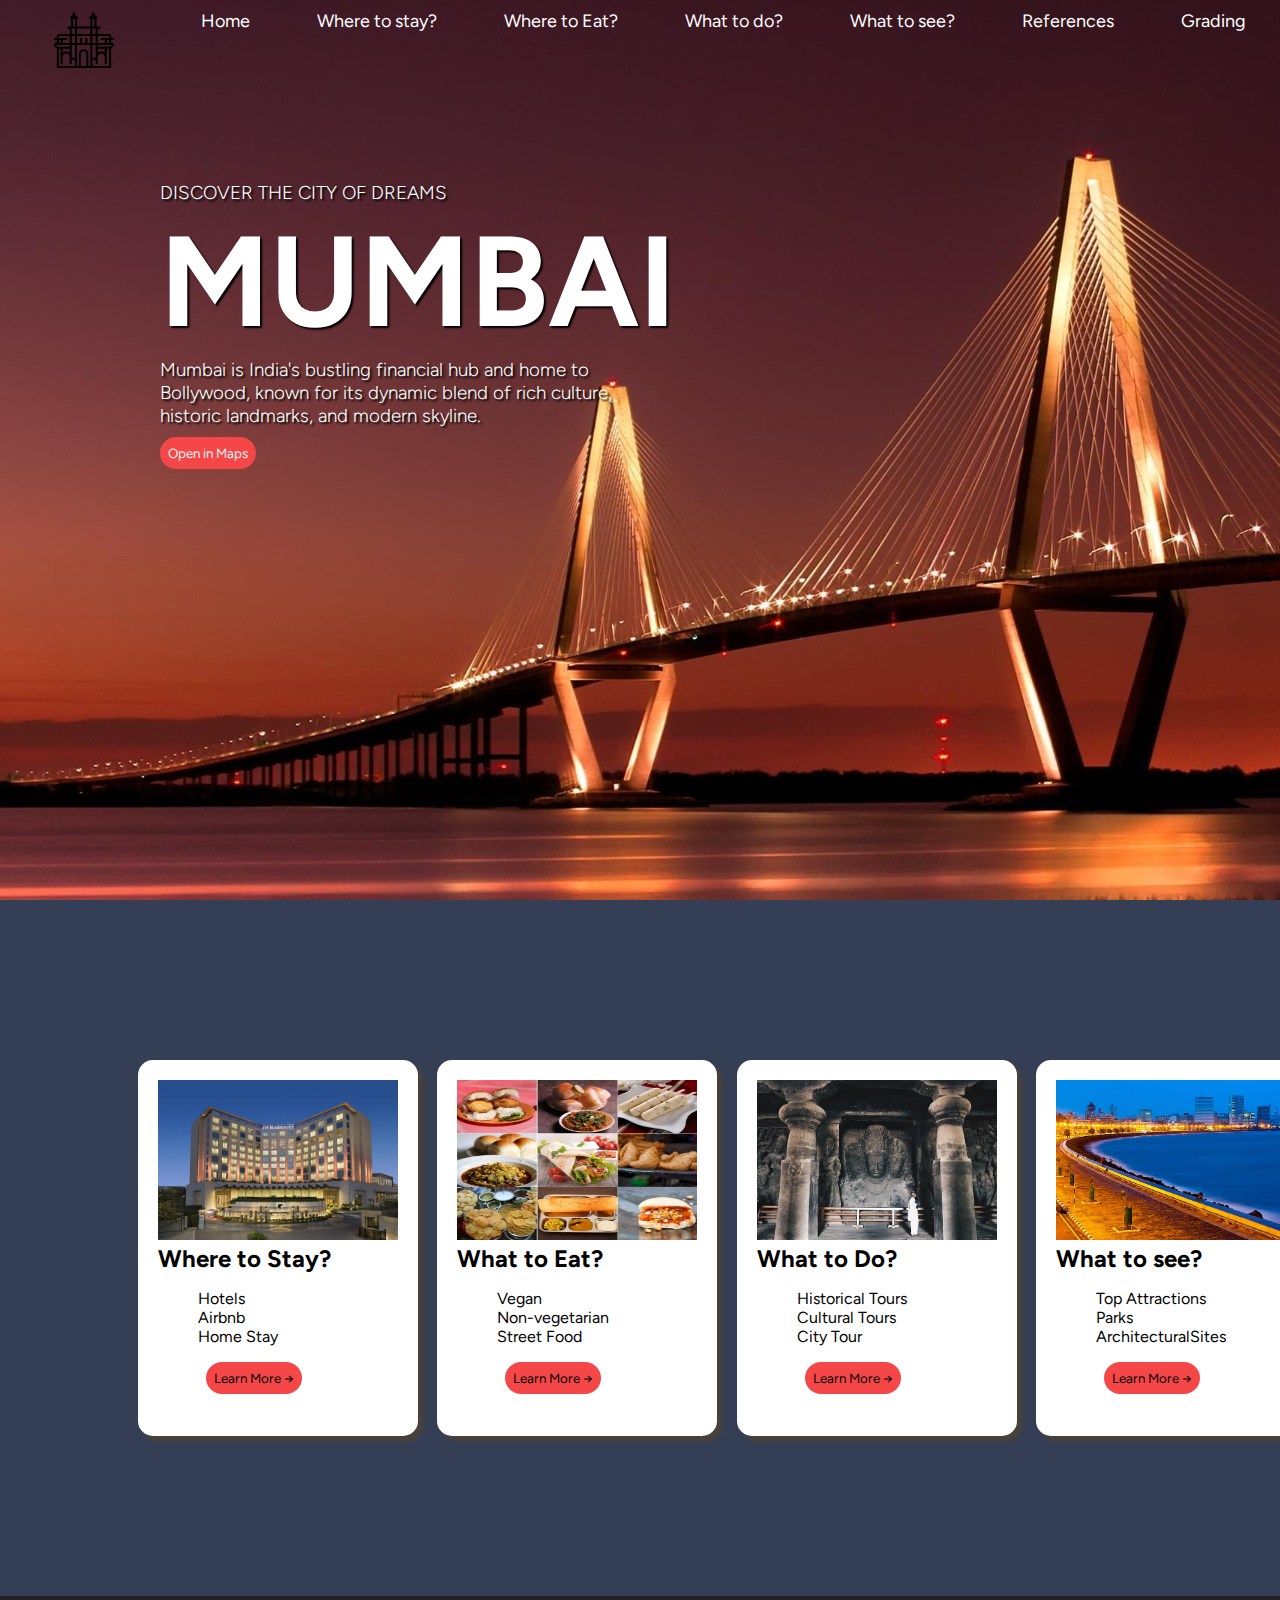
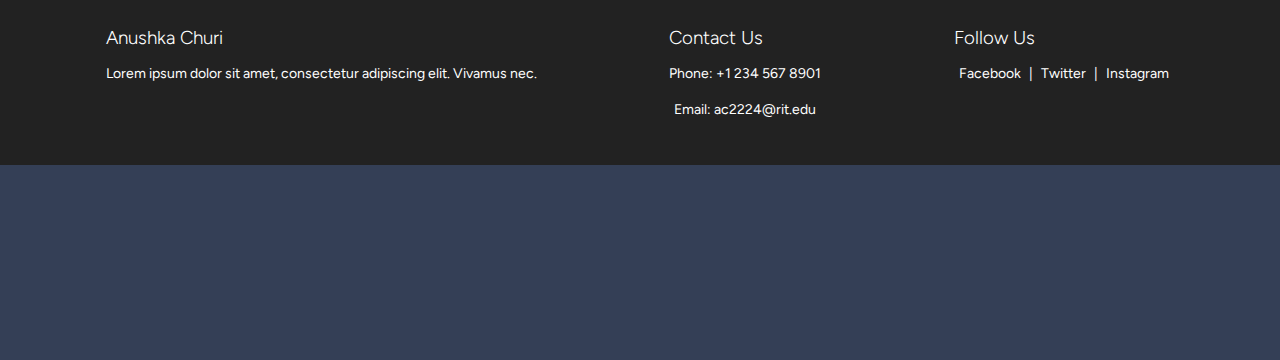
<file: index.html>
<!-- Exercise 3 
Anushka Churi ac2224
ISTE-646 Foundations of Web Technologies II -->

<!DOCTYPE html>
<html lang="en">
  <head>
    <meta charset="UTF-8" />
    <meta name="viewport" content="width=device-width, initial-scale=1.0" />
    <title>Mumbai</title>
    <link href="assets/css/styles.css" rel="stylesheet" />
    <link rel="icon" type="image/x-icon" href="assets/images/mumbai_favicon.ico">
    <link rel="preconnect" href="https://fonts.googleapis.com">
    <link rel="preconnect" href="https://fonts.gstatic.com" crossorigin>
    <link href="https://fonts.googleapis.com/css2?family=Figtree:ital,wght@0,300..900;1,300..900&display=swap" rel="stylesheet">
  </head>
  <body>
    <!-- Combine navbar and landing page to have a common background image -->
    <div class="container">
      <!-- navigation bar with 6 elements and dropdown -->
      <div class="navbar">
        <nav class="dropdown">
          <ul>
            <li><img class="navicon" src="assets/images/mumbai_icon.svg" alt="mumbai_icon"></li>
            <li><a href="index.html">Home</a></li>
            <li><a href="where_to_stay.html">Where to stay?</a></li>
            <li>
              <a href="where_to_eat.html">Where to Eat?</a>
            </li>
            <li>
              <a href="what_to_do.html">What to do?</a>
              <ul class="submenu">
                <li><a href="historical_tours.html">Historical Tours</a></li>
                <li><a href="cultural_tours.html">Cultural Tours</a></li>
                <li><a href="city_tours.html">City Tour</a></li>
              </ul>
            </li>
            <li>
              <a href="what_to_see.html">What to see?</a>
              <ul class="submenu">
                <li><a href="top_attractions.html">Top Attractions</a></li>
                <li><a href="park.html">Parks</a></li>
                <li><a href="architecture_sites.html">Architectural Sites</a></li>
              </ul>
            </li>
            <li>
              <a href="references.html">References</a>
            </li>
            <li>
              <a href="grading.html">Grading</a>
            </li>
          </ul>
        </nav>
      </div>
      <!-- landing page with image as a background and a heading with a button -->
      <div class="landing">
        <h3>DISCOVER THE CITY OF DREAMS</h3>
        <h1>MUMBAI</h1> 
        <h3>Mumbai is India's bustling financial hub and home to Bollywood, known for its dynamic blend of rich culture, historic landmarks, and modern skyline.</h3>
        <!-- inline cstyle for button on landing since it uses properties from class custim-button and has extra margin changes -->
        <button onclick="on()" type="submit" value="submit" class="custom-button" style="margin:10px 0px 0px 0px;">Open in Maps</button>
      </div>
      <!-- pop up for mumbai map -->
      <div id="overlay" onclick="off()">
        <div id="text"><a href="https://www.google.com/maps/place/Mumbai,+Maharashtra,+India/@19.0821775,72.7163741,11z/data=!3m1!4b1!4m6!3m5!1s0x3be7c6306644edc1:0x5da4ed8f8d648c69!8m2!3d19.0759837!4d72.8776559!16zL20vMDR2bXA?entry=ttu">
          <img src="assets/images/mumbai_map.png" alt="mumbai-map"></a></div>
      </div>
    </div>
    <!-- Four tiles to navigate throughout the website -->
    <div class="navigate">
      <div class="tiles">
        <div class="grid">
          <img src="assets/images/homepage_stay.jpg" alt="homepage-stay">
          <h2><a href="where_to_stay.html">Where to Stay?</a></h2>
          <ul>
            <li><a href="where_to_stay.html">Hotels</a></li>
            <li><a href="where_to_stay.html">Airbnb</a></li>
            <li><a href="where_to_stay.html">Home Stay</a></li>
          </ul>
          <button type="submit" value="submit" class="custom-button"><a href="where_to_stay.html">Learn More &rarr;</a></button>
        </div>
        <div class="grid">
          <img src="assets/images/food.webp" alt="homepage-food">
          <h2><a href="where_to_eat.html">What to Eat?</a></h2>
          <ul>
            <li><a href="where_to_eat.html">Vegan</a></li>
            <li><a href="where_to_eat.html">Non-vegetarian</a></li>
            <li><a href="where_to_eat.html">Street Food</a></li>
          </ul>
          <button type="submit" value="submit" class="custom-button"><a href="where_to_eat.html">Learn More &rarr;</a></button>
        </div>
        <div class="grid">
          <img src="assets/images/homepage_do.jpg" alt="homepage-do">
          <h2><a href="what_to_do.html">What to Do?</a></h2>
          <ul>
            <li><a href="historical_tours.html">Historical Tours</a></li>
            <li><a href="city_tours.html">Cultural Tours</a></li>
            <li><a href="city_tours.html">City Tour</a></li>
          </ul>
          <button type="submit" value="submit" class="custom-button"><a href="what_to_do.html">Learn More &rarr;</a></button>
        </div>
        <div class="grid">
          <img src="assets/images/homepage_2.jpg" alt="homepage-see">
          <h2><a href="what_to_see.html">What to see?</a></h2>
          <ul>
            <li><a href="top_attractions.html">Top Attractions</a></li>
            <li><a href="park.html">Parks</a></li>
            <li><a href="architecture_sites.html">ArchitecturalSites</a></li>
          </ul>
          <button type="submit" value="submit" class="custom-button"><a href="what_to_see.html">Learn More &rarr;</a></button>
        </div>
      </div>
      <footer class="footer">
        <div class="footer-content">
            <div class="footer-section company-info">
                <h3>Anushka Churi</h3>
                <p>Lorem ipsum dolor sit amet, consectetur adipiscing elit. Vivamus nec.</p>
            </div>
            <div class="footer-section contact-info">
                <h3>Contact Us</h3>
                <p>Phone: +1 234 567 8901</p>
                <p>Email: ac2224@rit.edu</p>
            </div>
            <div class="footer-section social-media">
                <h3>Follow Us</h3>
                <p>
                    <a href="#">Facebook</a> |
                    <a href="#">Twitter</a> |
                    <a href="#">Instagram</a>
                </p>
            </div>
        </div>
      </footer>
    </div>
    <script>
      function on() {
        document.getElementById("overlay").style.display = "block";
      }
      
      function off() {
        document.getElementById("overlay").style.display = "none";
      }
    </script>
  </body>
</html>
</file>
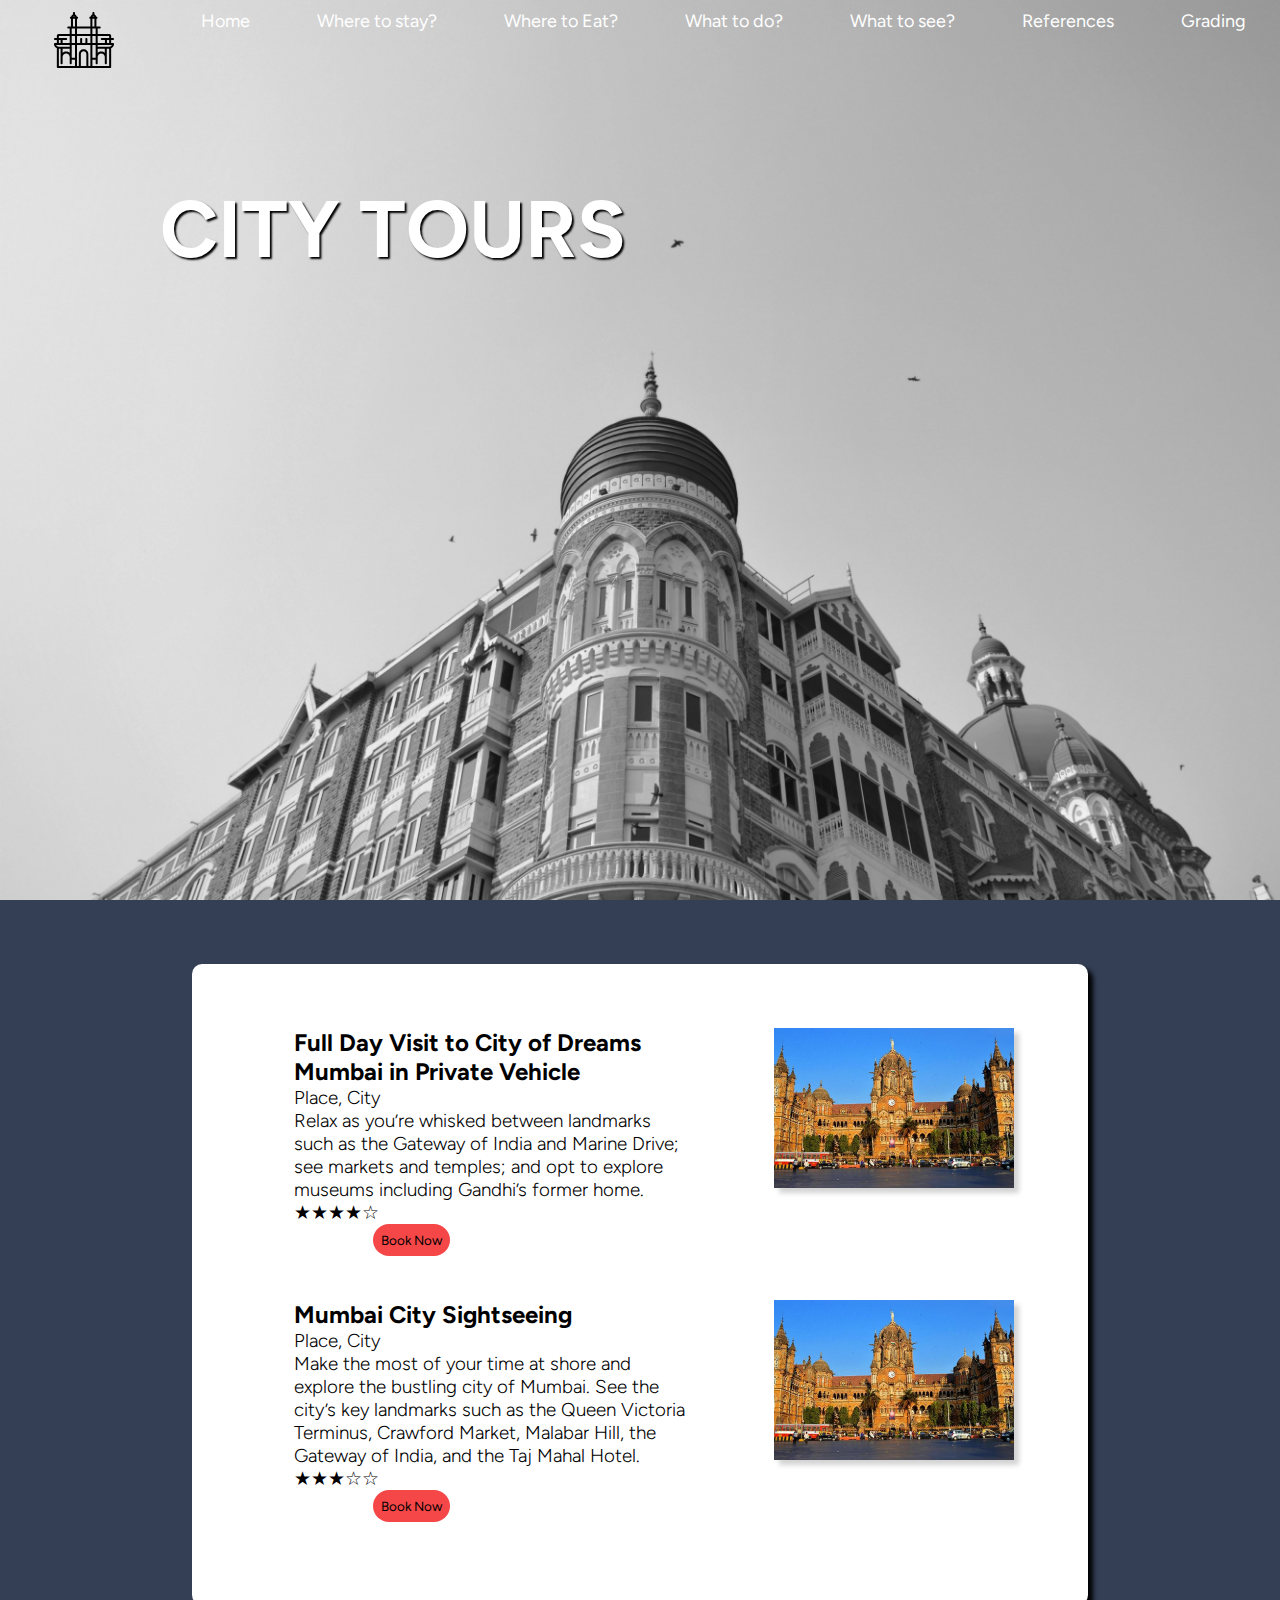
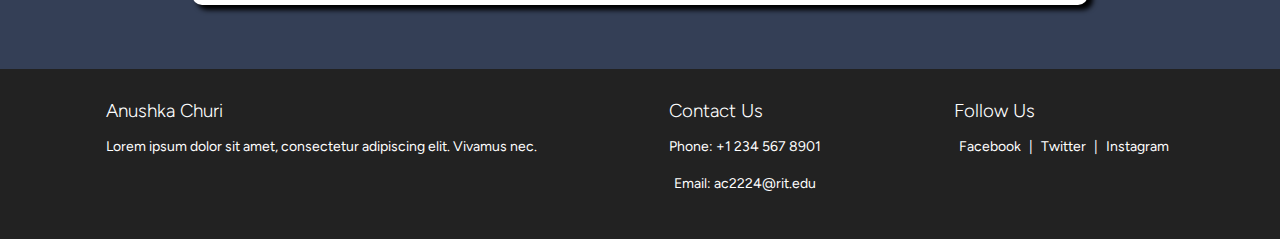
<file: city_tours.html>
<!DOCTYPE html>
<html lang="en">
  <head>
    <meta charset="UTF-8" />
    <meta name="viewport" content="width=device-width, initial-scale=1.0" />
    <title>City Tours</title>
    <link href="assets/css/styles.css" rel="stylesheet" />
    <link rel="icon" type="image/x-icon" href="assets/images/mumbai_favicon.ico">
    <link rel="preconnect" href="https://fonts.googleapis.com">
    <link rel="preconnect" href="https://fonts.gstatic.com" crossorigin>
    <link href="https://fonts.googleapis.com/css2?family=Figtree:ital,wght@0,300..900;1,300..900&display=swap" rel="stylesheet">
  </head>
  <body>
    <div class="city-tours">
      <!-- navigation bar with 6 elements and dropdown -->
      <div class="navbar">
        <nav class="dropdown">
          <ul>
            <li><img class="navicon" src="assets/images/mumbai_icon.svg" alt="mumbai_icon"></li>
            <li><a href="index.html">Home</a></li>
            <li><a href="where_to_stay.html">Where to stay?</a></li>
            <li>
              <a href="where_to_eat.html">Where to Eat?</a>
            </li>
            <li>
              <a href="what_to_do.html">What to do?</a>
              <ul class="submenu">
                <li><a href="historical_tours.html">Historical Tours</a></li>
                <li><a href="cultural_tours.html">Cultural Tours</a></li>
                <li><a href="city_tours.html">City Tour</a></li>
              </ul>
            </li>
            <li>
              <a href="what_to_see.html">What to see?</a>
              <ul class="submenu">
                <li><a href="top_attractions.html">Top Attractions</a></li>
                <li><a href="park.html">Parks</a></li>
                <li><a href="architecture_sites.html">Architectural Sites</a></li>
              </ul>
            </li>
            <li>
              <a href="references.html">References</a>
            </li>
            <li>
              <a href="grading.html">Grading</a>
            </li>
          </ul>
        </nav>
      </div>
    
    
      <div class="landing">
        <!-- <h3>DISCOVER THE CITY OF DREAMS</h3> -->
        <h1>CITY TOURS</h1> 
        <!-- <h3>Mumbai is India's bustling financial hub and home to Bollywood, known for its dynamic blend of rich culture, historic landmarks, and modern skyline.</h3> -->
      </div>
    </div>
    <div class="hist-tab-content">
      <div class="first">
        <h2>Full Day Visit to City of Dreams Mumbai in Private Vehicle</h2>
        <h3>Place, City</h3>
        <h3>Relax as you’re whisked between landmarks such as the Gateway of India and Marine Drive; see markets and temples; and opt to explore museums including Gandhi’s former home.</h3>
        <h3>&#9733;&#9733;&#9733;&#9733;&#9734;</h3>
        <button type="submit" value="submit" class="custom-button"><a href="https://www.tripadvisor.com/AttractionProductReview-g304554-d15767569-Full_Day_Visit_to_City_of_Dreams_Mumbai_in_Private_Vehicle-Mumbai_Maharashtra.html">Book Now</a></button>
      </div>
      <div class="first-img"><img src="assets/images/city_1.jpg" alt="city-1"></div>

      <div class="second">
        <h2>Mumbai City Sightseeing</h2>
        <h3>Place, City</h3>
        <h3>Make the most of your time at shore and explore the bustling city of Mumbai. See the city’s key landmarks such as the Queen Victoria Terminus, Crawford Market, Malabar Hill, the Gateway of India, and the Taj Mahal Hotel.</h3>
        <h3>&#9733;&#9733;&#9733;&#9734;&#9734;</h3>
        <button type="submit" value="submit" class="custom-button"><a href="https://www.tripadvisor.com/AttractionProductReview-g304554-d15090009-Mumbai_City_Sightseeing_Small_Group_Tour-Mumbai_Maharashtra.html">Book Now</a></button>
      </div>
      <div class="second-img"><img src="assets/images/city_1.jpg" alt="city-2"></div>
    </div>
    <footer class="footer">
      <div class="footer-content">
          <div class="footer-section company-info">
              <h3>Anushka Churi</h3>
              <p>Lorem ipsum dolor sit amet, consectetur adipiscing elit. Vivamus nec.</p>
          </div>
          <div class="footer-section contact-info">
              <h3>Contact Us</h3>
              <p>Phone: +1 234 567 8901</p>
              <p>Email: ac2224@rit.edu</p>
          </div>
          <div class="footer-section social-media">
              <h3>Follow Us</h3>
              <p>
                  <a href="#">Facebook</a> |
                  <a href="#">Twitter</a> |
                  <a href="#">Instagram</a>
              </p>
          </div>
      </div>
    </footer>
  </body>
</html>
</file>
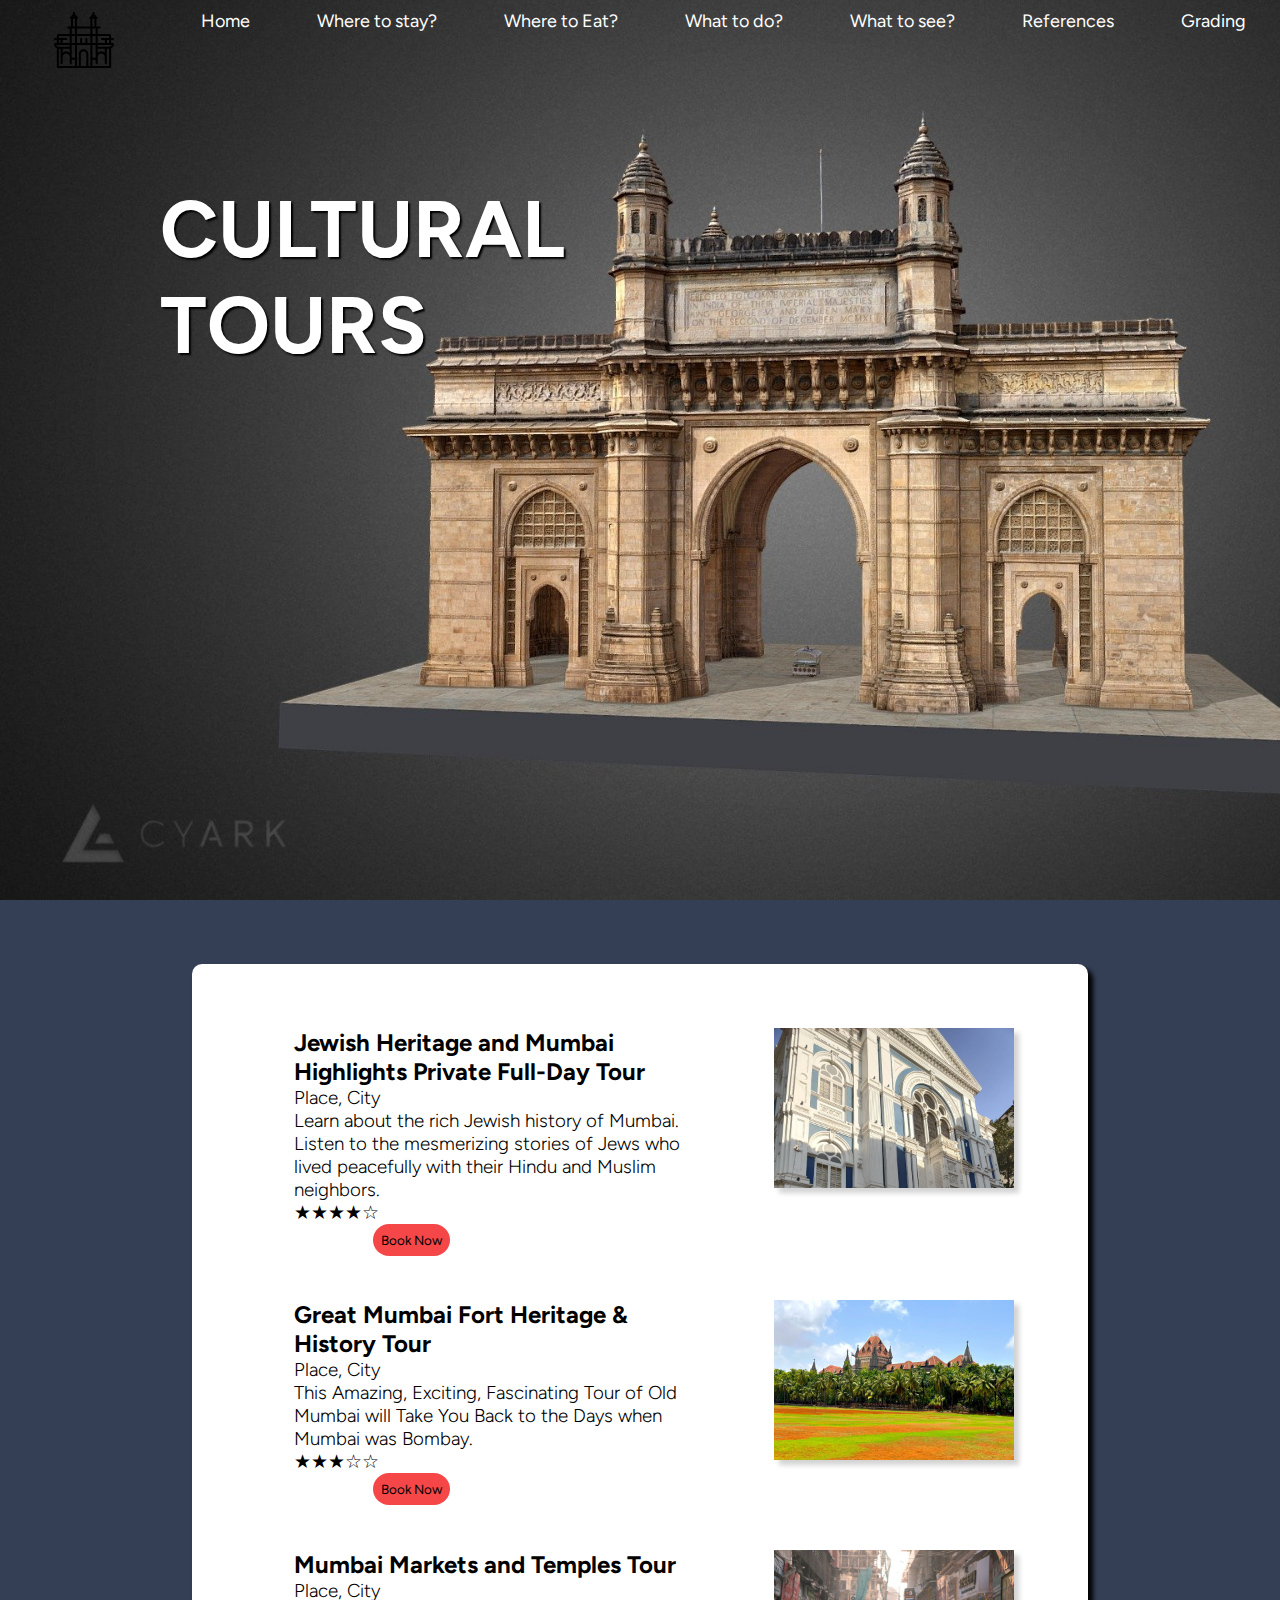
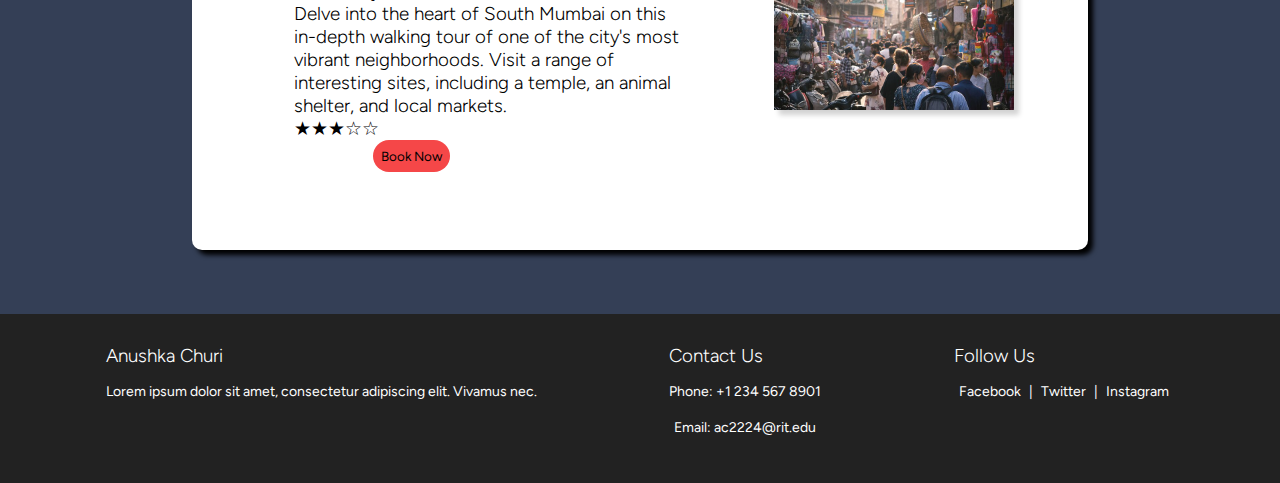
<file: cultural_tours.html>
<!DOCTYPE html>
<html lang="en">
  <head>
    <meta charset="UTF-8" />
    <meta name="viewport" content="width=device-width, initial-scale=1.0" />
    <title>Cultural Tours</title>
    <link href="assets/css/styles.css" rel="stylesheet" />
    <link rel="icon" type="image/x-icon" href="assets/images/mumbai_favicon.ico">
    <link rel="preconnect" href="https://fonts.googleapis.com">
    <link rel="preconnect" href="https://fonts.gstatic.com" crossorigin>
    <link href="https://fonts.googleapis.com/css2?family=Figtree:ital,wght@0,300..900;1,300..900&display=swap" rel="stylesheet">
  </head>
  <body>
    <div class="cultural-tours">
      <!-- navigation bar with 6 elements and dropdown -->
      <div class="navbar">
        <nav class="dropdown">
          <ul>
            <li><img class="navicon" src="assets/images/mumbai_icon.svg" alt="mumbai_icon"></li>
            <li><a href="index.html">Home</a></li>
            <li><a href="where_to_stay.html">Where to stay?</a></li>
            <li>
              <a href="where_to_eat.html">Where to Eat?</a>
            </li>
            <li>
              <a href="what_to_do.html">What to do?</a>
              <ul class="submenu">
                <li><a href="historical_tours.html">Historical Tours</a></li>
                <li><a href="cultural_tours.html">Cultural Tours</a></li>
                <li><a href="city_tours.html">City Tour</a></li>
              </ul>
            </li>
            <li>
              <a href="what_to_see.html">What to see?</a>
              <ul class="submenu">
                <li><a href="top_attractions.html">Top Attractions</a></li>
                <li><a href="park.html">Parks</a></li>
                <li><a href="architecture_sites.html">Architectural Sites</a></li>
              </ul>
            </li>
            <li>
              <a href="references.html">References</a>
            </li>
            <li>
              <a href="grading.html">Grading</a>
            </li>
          </ul>
        </nav>
      </div>
    
    
      <div class="landing">
        <!-- <h3>DISCOVER THE CITY OF DREAMS</h3> -->
        <h1>CULTURAL TOURS</h1> 
        <!-- <h3>Mumbai is India's bustling financial hub and home to Bollywood, known for its dynamic blend of rich culture, historic landmarks, and modern skyline.</h3> -->
      </div>
    </div>
    <div class="hist-tab-content">
      <div class="first">
        <h2>Jewish Heritage and Mumbai Highlights Private Full-Day Tour</h2>
        <h3>Place, City</h3>
        <h3>Learn about the rich Jewish history of Mumbai. Listen to the mesmerizing stories of Jews who lived peacefully with their Hindu and Muslim neighbors.</h3>
        <h3>&#9733;&#9733;&#9733;&#9733;&#9734;</h3>
        <button type="submit" value="submit" class="custom-button"><a href="https://www.tripadvisor.com/AttractionProductReview-g304554-d20369113-Jewish_Heritage_and_Mumbai_Highlights_Private_Full_Day_Tour-Mumbai_Maharashtra.html">Book Now</a></button>
      </div>
      <div class="first-img"><img src="assets/images/cultural_1.jpg" alt="cultural-1"></div>

      <div class="second">
        <h2>Great Mumbai Fort Heritage & History Tour</h2>
        <h3>Place, City</h3>
        <h3>This Amazing, Exciting, Fascinating Tour of Old Mumbai will Take You Back to the Days when Mumbai was Bombay. </h3>
        <h3>&#9733;&#9733;&#9733;&#9734;&#9734;</h3>
        <button type="submit" value="submit" class="custom-button"><a href="https://www.tripadvisor.com/AttractionProductReview-g304554-d26849921-Great_Mumbai_Fort_Heritage_History_Tour-Mumbai_Maharashtra.html">Book Now</a></button>
      </div>
      <div class="second-img"><img src="assets/images/cultural_2.jpg" alt="cultural-2"></div>

      <div class="third">
        <h2>Mumbai Markets and Temples Tour</h2>
        <h3>Place, City</h3>
        <h3>Delve into the heart of South Mumbai on this in-depth walking tour of one of the city's most vibrant neighborhoods. Visit a range of interesting sites, including a temple, an animal shelter, and local markets.</h3>
        <h3>&#9733;&#9733;&#9733;&#9734;&#9734;</h3>
        <button type="submit" value="submit" class="custom-button"><a href="https://www.tripadvisor.com/AttractionProductReview-g304554-d11453741-Mumbai_Markets_and_Temples_Tour-Mumbai_Maharashtra.html">Book Now</a></button>
      </div>
      <div class="third-img"><img src="assets/images/cultural_3.jpg" alt="cultural-3"></div>
    </div>
    <footer class="footer">
      <div class="footer-content">
          <div class="footer-section company-info">
              <h3>Anushka Churi</h3>
              <p>Lorem ipsum dolor sit amet, consectetur adipiscing elit. Vivamus nec.</p>
          </div>
          <div class="footer-section contact-info">
              <h3>Contact Us</h3>
              <p>Phone: +1 234 567 8901</p>
              <p>Email: ac2224@rit.edu</p>
          </div>
          <div class="footer-section social-media">
              <h3>Follow Us</h3>
              <p>
                  <a href="#">Facebook</a> |
                  <a href="#">Twitter</a> |
                  <a href="#">Instagram</a>
              </p>
          </div>
      </div>
    </footer>
  </body>
</html>
</file>
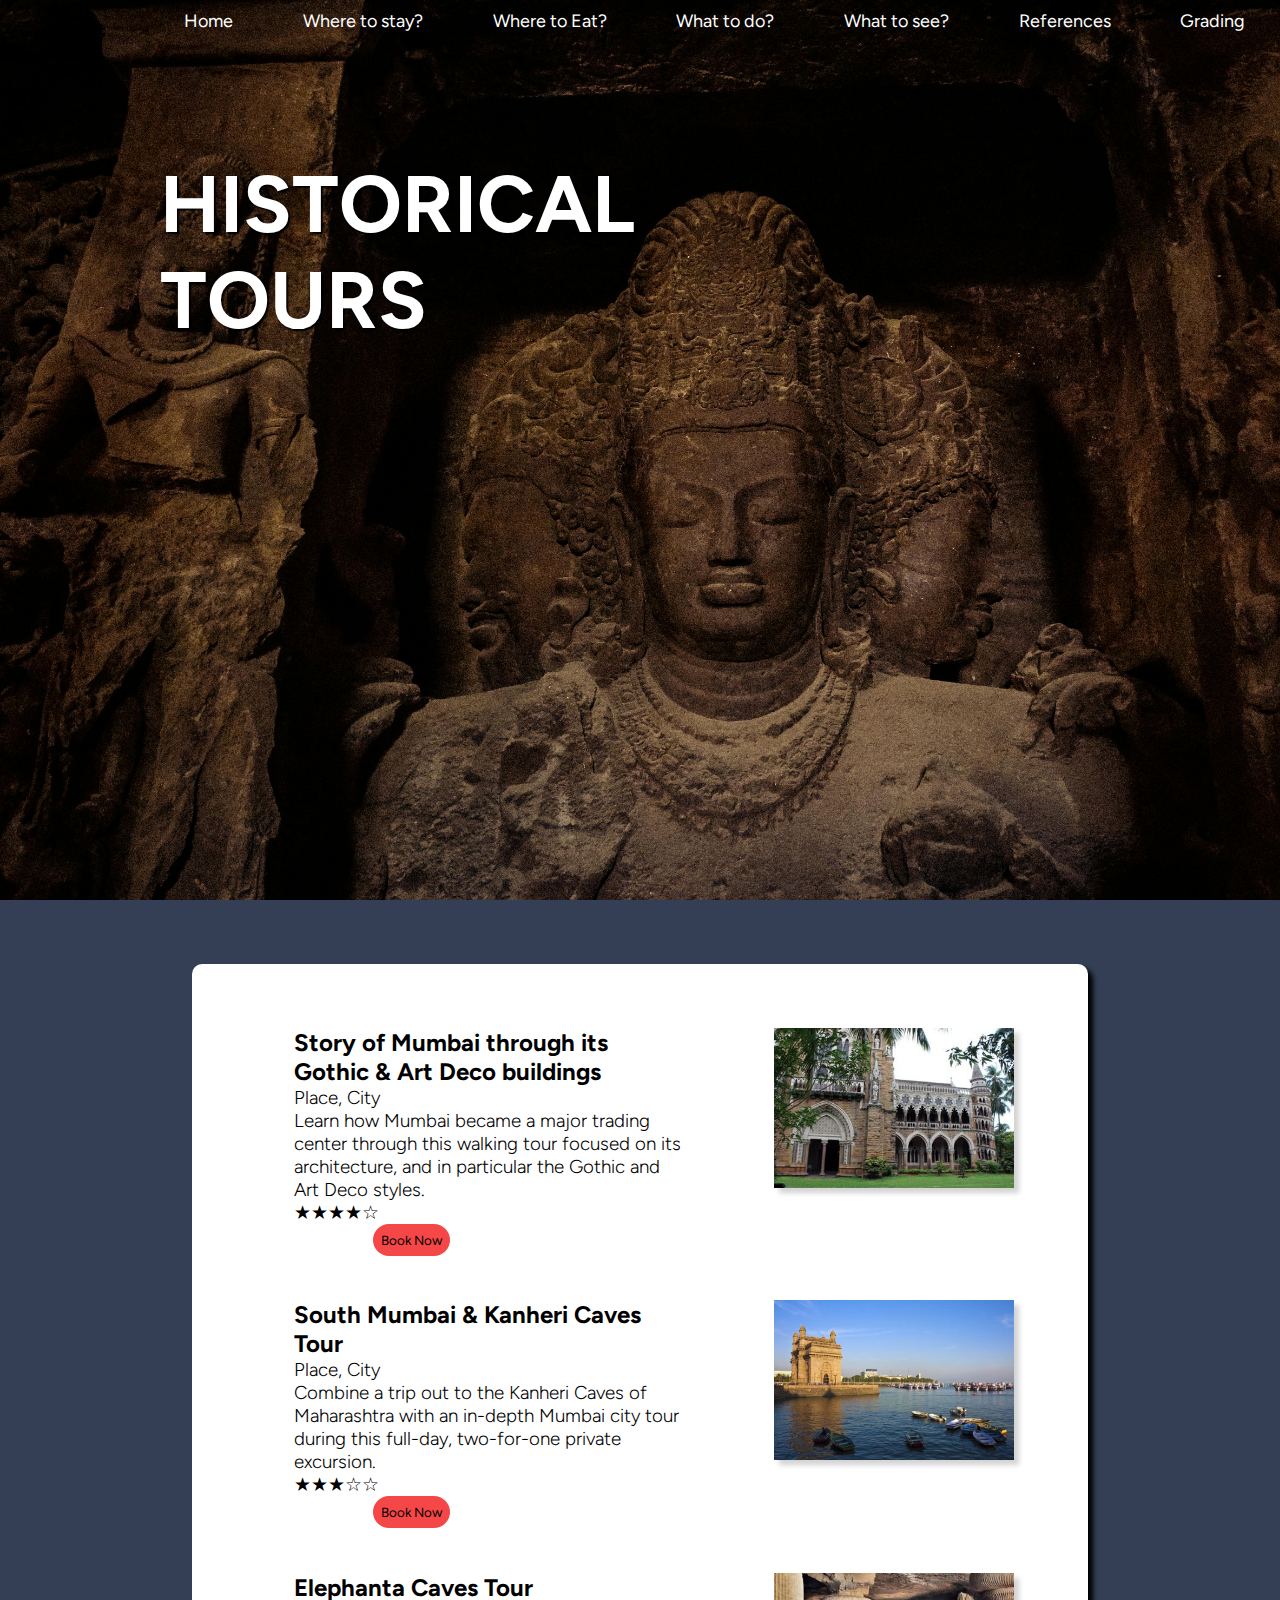
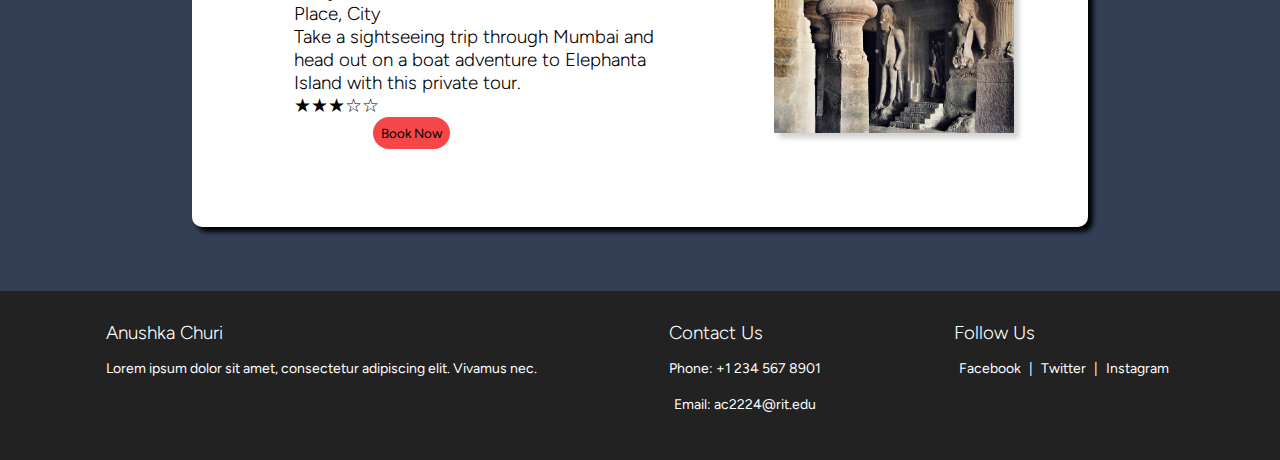
<file: historical_tours.html>
<!DOCTYPE html>
<html lang="en">
  <head>
    <meta charset="UTF-8" />
    <meta name="viewport" content="width=device-width, initial-scale=1.0" />
    <title>Historical Tours</title>
    <link href="assets/css/styles.css" rel="stylesheet" />
    <link rel="icon" type="image/x-icon" href="assets/images/mumbai_favicon.ico">
    <link rel="preconnect" href="https://fonts.googleapis.com">
    <link rel="preconnect" href="https://fonts.gstatic.com" crossorigin>
    <link href="https://fonts.googleapis.com/css2?family=Figtree:ital,wght@0,300..900;1,300..900&display=swap" rel="stylesheet">
  </head>
  <body>
    <div class="historical-tours">
      <!-- navigation bar with 6 elements and dropdown -->
      <div class="navbar">
        <nav class="dropdown">
          <ul>
            <img class="navicon" src="assets/images/mumbai_icon.svg">
            <li><a href="index.html">Home</a></li>
            <li><a href="where_to_stay.html">Where to stay?</a></li>
            <li>
              <a href="where_to_eat.html">Where to Eat?</a>
            </li>
            <li>
              <a href="what_to_do.html">What to do?</a>
              <ul class="submenu">
                <li><a href="historical_tours.html">Historical Tours</a></li>
                <li><a href="cultural_tours.html">Cultural Tours</a></li>
                <li><a href="city_tours.html">City Tour</a></li>
              </ul>
            </li>
            <li>
              <a href="what_to_see.html">What to see?</a>
              <ul class="submenu">
                <li><a href="top_attractions.html">Top Attractions</a></li>
                <li><a href="park.html">Parks</a></li>
                <li><a href="architecture_sites.html">Architectural Sites</a></li>
              </ul>
            </li>
            <li>
              <a href="references.html">References</a>
            </li>
            <li>
              <a href="grading.html">Grading</a>
            </li>
          </ul>
        </nav>
      </div>
    
    
      <div class="landing">
        <!-- <h3>DISCOVER THE CITY OF DREAMS</h3> -->
        <h1>HISTORICAL TOURS</h1> 
        <!-- <h3>Mumbai is India's bustling financial hub and home to Bollywood, known for its dynamic blend of rich culture, historic landmarks, and modern skyline.</h3> -->
      </div>
    </div>
    <div class="hist-tab-content">
      <div class="first">
        <h2>Story of Mumbai through its Gothic & Art Deco buildings</h2>
        <h3>Place, City</h3>
        <h3>Learn how Mumbai became a major trading center through this walking tour focused on its architecture, and in particular the Gothic and Art Deco styles. </h3>
        <h3>&#9733;&#9733;&#9733;&#9733;&#9734;</h3>
        <button type="submit" value="submit" class="custom-button"><a href="https://www.tripadvisor.com/AttractionProductReview-g304554-d16702333-Story_of_Mumbai_through_its_Gothic_Art_Deco_buildings-Mumbai_Maharashtra.html">Book Now</a></button>
      </div>
      <div class="first-img"><img src="assets/images/hist_1.jpg" alt="hist-1"></div>

      <div class="second">
        <h2>South Mumbai & Kanheri Caves Tour</h2>
        <h3>Place, City</h3>
        <h3>Combine a trip out to the Kanheri Caves of Maharashtra with an in-depth Mumbai city tour during this full-day, two-for-one private excursion. </h3>
        <h3>&#9733;&#9733;&#9733;&#9734;&#9734;</h3>
        <button type="submit" value="submit" class="custom-button"><a href="https://www.tripadvisor.com/AttractionProductReview-g304554-d17587637-Full_Day_South_Mumbai_Private_City_Tour_with_Kanheri_Caves-Mumbai_Maharashtra.html">Book Now</a></button>
      </div>
      <div class="second-img"><img src="assets/images/hist_2.jpg" alt="hist-2"></div>

      <div class="third">
        <h2>Elephanta Caves Tour</h2>
        <h3>Place, City</h3>
        <h3>Take a sightseeing trip through Mumbai and head out on a boat adventure to Elephanta Island with this private tour.</h3>
        <h3>&#9733;&#9733;&#9733;&#9734;&#9734;</h3>
        <button type="submit" value="submit" class="custom-button"><a href="https://www.tripadvisor.com/AttractionProductReview-g304554-d19441882-Private_Elephanta_Tour_with_Mumbai_Sightseeing_Including_AC_vehicle-Mumbai_Maharas.html">Book Now</a></button>
      </div>
      <div class="third-img"><img src="assets/images/hist_3.jpg" alt="hist-3"></div>
    </div>
    <footer class="footer">
      <div class="footer-content">
          <div class="footer-section company-info">
              <h3>Anushka Churi</h3>
              <p>Lorem ipsum dolor sit amet, consectetur adipiscing elit. Vivamus nec.</p>
          </div>
          <div class="footer-section contact-info">
              <h3>Contact Us</h3>
              <p>Phone: +1 234 567 8901</p>
              <p>Email: ac2224@rit.edu</p>
          </div>
          <div class="footer-section social-media">
              <h3>Follow Us</h3>
              <p>
                  <a href="#">Facebook</a> |
                  <a href="#">Twitter</a> |
                  <a href="#">Instagram</a>
              </p>
          </div>
      </div>
    </footer>
  </body>
</html>
</file>
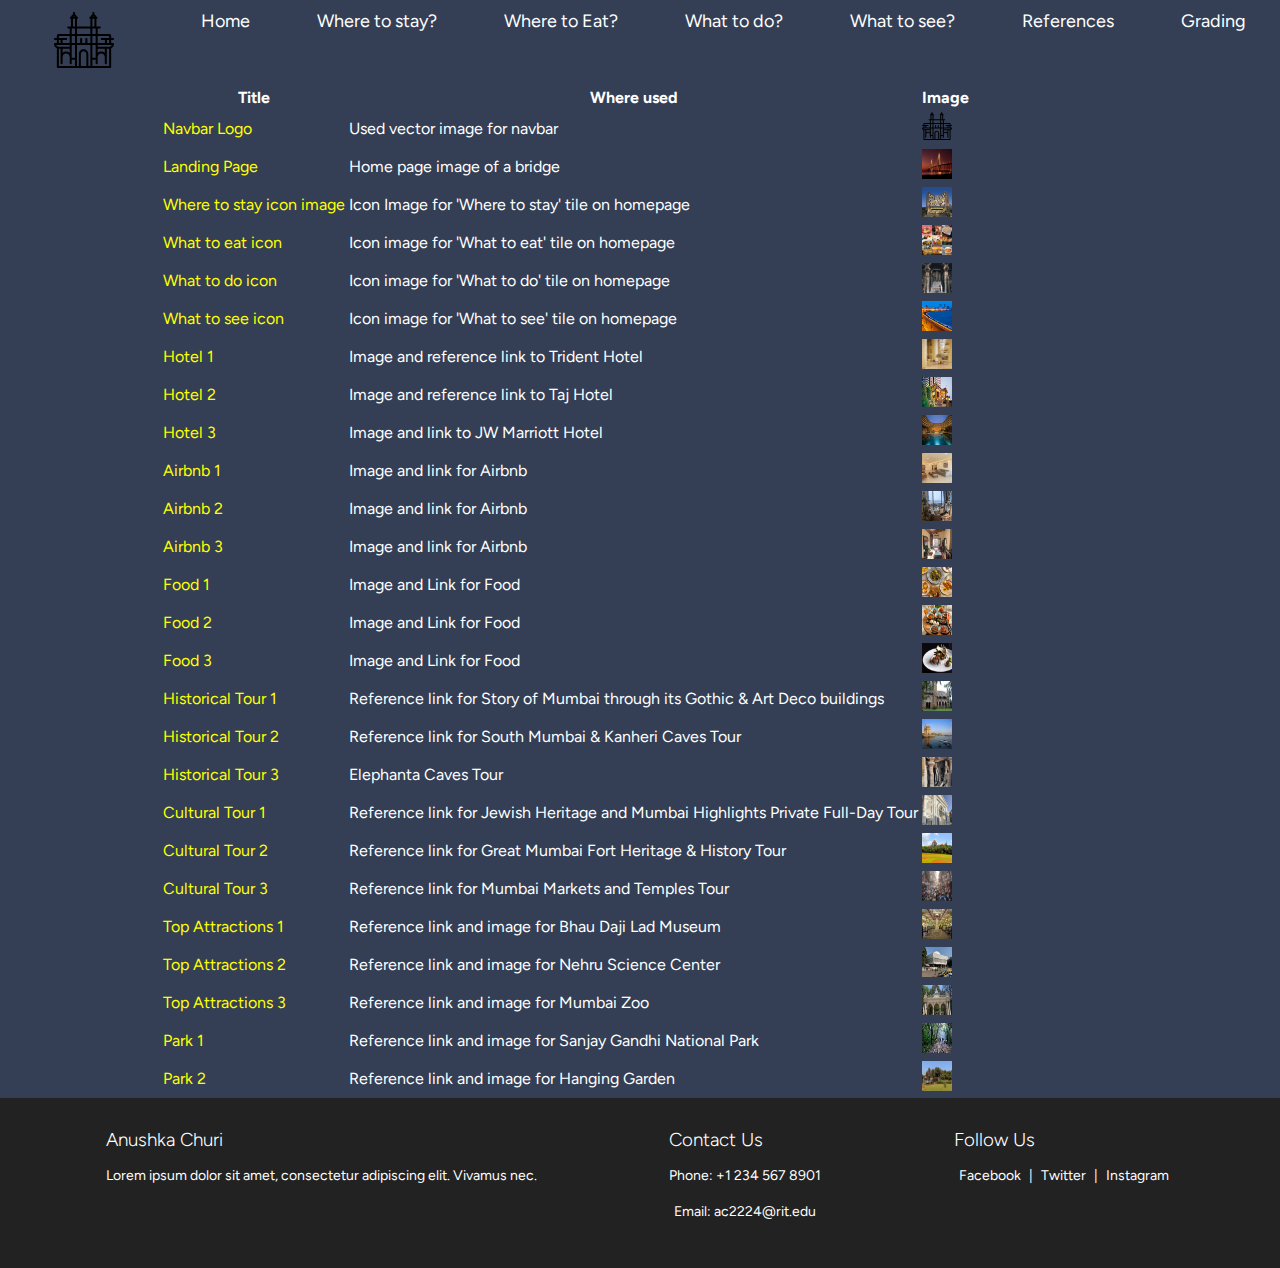
<file: references.html>
<!-- Exercise 3 
Anushka Churi ac2224
ISTE-646 Foundations of Web Technologies II -->

<!DOCTYPE html>
<html lang="en">
  <head>
    <meta charset="UTF-8" />
    <meta name="viewport" content="width=device-width, initial-scale=1.0" />
    <title>Mumbai</title>
    <link href="assets/css/styles.css" rel="stylesheet" />
    <link rel="icon" type="image/x-icon" href="assets/images/mumbai_favicon.ico">
    <link rel="preconnect" href="https://fonts.googleapis.com">
    <link rel="preconnect" href="https://fonts.gstatic.com" crossorigin>
    <link href="https://fonts.googleapis.com/css2?family=Figtree:ital,wght@0,300..900;1,300..900&display=swap" rel="stylesheet">
  </head>
  <body>
      <!-- navigation bar with 6 elements and dropdown -->
    <div class="navbar">
        <nav class="dropdown">
        <ul>
        <li><img class="navicon" src="assets/images/mumbai_icon.svg" alt="mumbai-logo"></li>
        <li><a href="index.html">Home</a></li>
        <li><a href="where_to_stay.html">Where to stay?</a></li>
        <li>
            <a href="where_to_eat.html">Where to Eat?</a>
        </li>
        <li>
            <a href="what_to_do.html">What to do?</a>
            <ul class="submenu">
            <li><a href="historical_tours.html">Historical Tours</a></li>
            <li><a href="cultural_tours.html">Cultural Tours</a></li>
            <li><a href="city_tours.html">City Tour</a></li>
            </ul>
        </li>
        <li>
            <a href="what_to_see.html">What to see?</a>
            <ul class="submenu">
            <li><a href="top_attractions.html">Top Attractions</a></li>
            <li><a href="park.html">Parks</a></li>
            <li><a href="architecture_sites.html">Architectural Sites</a></li>
            </ul>
        </li>
        <li>
            <a href="references.html">References</a>
        </li>
        <li>
            <a href="grading.html">Grading</a>
        </li>
        </ul>
    </nav>
    </div>

    <!-- Four tiles to navigate throughout the website -->
    <div class="navigate">
        <table>
            <tr>
                <th>Title</th>
                <th>Where used</th>
                <th>Image</th>
            </tr>
            <tr>
                <td><a href="https://www.flaticon.com/free-icon/gateway_510020">Navbar Logo</a></td>
                <td>Used vector image for navbar</td>
                <td><img src="assets/images/mumbai_icon.svg" alt="mumbai-logo"></td>
            </tr>
            <tr>
                <td><a href="https://www.google.com/url?sa=i&url=https%3A%2F%2Fwallpapercave.com%2Fbandraworli-sea-link-wallpapers&psig=AOvVaw0Q5H-zS67O5nn-y5CYSDHe&ust=1709213858321000&source=images&cd=vfe&opi=89978449&ved=0CBMQjRxqFwoTCPiE1_iTzoQDFQAAAAAdAAAAABAE">Landing Page</a></td>
                <td>Home page image of a bridge</td>
                <td><img src="assets/images/homepage_img.jpg" alt="sealink"></td>
            </tr>
            <tr>
                <td><a href="https://www.google.com/url?sa=i&url=https%3A%2F%2Fwallpapercave.com%2Fbandraworli-sea-link-wallpapers&psig=AOvVaw0Q5H-zS67O5nn-y5CYSDHe&ust=1709213858321000&source=images&cd=vfe&opi=89978449&ved=0CBMQjRxqFwoTCPiE1_iTzoQDFQAAAAAdAAAAABAE">Where to stay icon image</a></td>
                <td>Icon Image for 'Where to stay' tile on homepage</td>
                <td><img src="assets/images/homepage_stay.jpg" alt="stay"></td>
            </tr>
            <tr>
                <td><a href="">What to eat icon</a></td>
                <td>Icon image for 'What to eat' tile on homepage</td>
                <td><img src="assets/images/food.webp" alt="eat"></td>
            </tr>
            <tr>
                <td><a href="">What to do icon</a></td>
                <td>Icon image for 'What to do' tile on homepage</td>
                <td><img src="assets/images/homepage_do.jpg" alt="do"></td>
            </tr>
            <tr>
                <td><a href="">What to see icon</a></td>
                <td>Icon image for 'What to see' tile on homepage</td>
                <td><img src="assets/images/homepage_2.jpg" alt="see"></td>
            </tr>

            <tr>
                <td><a href="https://www.tridenthotels.com/hotels-in-mumbai-nariman-point/">Hotel 1</a></td>
                <td>Image and reference link to Trident Hotel</td>
                <td><img src="assets/images/trident.jpg" alt="trident"></td>
            </tr>
            <tr>
                <td><a href="https://www.tajhotels.com/en-in/taj/taj-mahal-palace-mumbai/">Hotel 2</a></td>
                <td>Image and reference link to Taj Hotel</td>
                <td><img src="assets/images/taj.jpg" alt="taj"></td>
            </tr>
            <tr>
                <td><a href="https://www.marriott.com/en-us/hotels/bomjw-jw-marriott-mumbai-juhu/overview/">Hotel 3</a></td>
                <td>Image and link to JW Marriott Hotel</td>
                <td><img src="assets/images/jw_marriott.jpg" alt="jw-marriot"></td>
            </tr>

            <tr>
                <td><a href="https://www.airbnb.com/s/homes?dynamic_product_ids%5B%5D=629607423091003756&omni_page_id=36021">Airbnb 1</a></td>
                <td>Image and link for Airbnb</td>
                <td><img src="assets/images/airbnb_1.webp" alt="airbnb-1"></td>
            </tr>
            <tr>
                <td><a href="https://www.airbnb.com/s/homes?dynamic_product_ids%5B%5D=33934906&omni_page_id=36021">Airbnb 2</a></td>
                <td>Image and link for Airbnb</td>
                <td><img src="assets/images/airbnb_2.webp" alt="airbnb-2"></td>
            </tr>
            <tr>
                <td><a href="https://www.airbnb.com/s/homes?dynamic_product_ids%5B%5D=794758386751868832&omni_page_id=36021">Airbnb 3</a></td>
                <td>Image and link for Airbnb</td>
                <td><img src="assets/images/airbnb_3.webp" alt="airbnb-3"></td>
            </tr>

            <tr>
                <td><a href="https://thebombaycanteen.com/">Food 1</a></td>
                <td>Image and Link for Food</td>
                <td><img src="assets/images/bombay_canteen.webp" alt="bombay-canteen"></td>
            </tr>
            <tr>
                <td><a href="">Food 2</a></td>
                <td>Image and Link for Food</td>
                <td><img src="assets/images/bastian.jpg" alt="bastian"></td>
            </tr>
            <tr>
                <td><a href="">Food 3</a></td>
                <td>Image and Link for Food</td>
                <td><img src="assets/images/wasabi.webp" alt="wasabi"></td>
            </tr>

            <tr>
                <td><a href="https://www.tripadvisor.com/AttractionProductReview-g304554-d16702333-Story_of_Mumbai_through_its_Gothic_Art_Deco_buildings-Mumbai_Maharashtra.html">Historical Tour 1</a></td>
                <td>Reference link for Story of Mumbai through its Gothic & Art Deco buildings</td>
                <td><img src="assets/images/hist_1.jpg" alt="hist-1"></td>
            </tr>
            <tr>
                <td><a href="https://www.tripadvisor.com/AttractionProductReview-g304554-d17587637-Full_Day_South_Mumbai_Private_City_Tour_with_Kanheri_Caves-Mumbai_Maharashtra.html">Historical Tour 2</a></td>
                <td>Reference link for South Mumbai & Kanheri Caves Tour</td>
                <td><img src="assets/images/hist_2.jpg" alt="hist-2"></td>
            </tr>
            <tr>
                <td><a href="https://www.tripadvisor.com/AttractionProductReview-g304554-d19441882-Private_Elephanta_Tour_with_Mumbai_Sightseeing_Including_AC_vehicle-Mumbai_Maharas.html">Historical Tour 3</a></td>
                <td>Elephanta Caves Tour</td>
                <td><img src="assets/images/hist_3.jpg" alt="hist-3"></td>
            </tr>

            <tr>
                <td><a href="https://www.tripadvisor.com/AttractionProductReview-g304554-d20369113-Jewish_Heritage_and_Mumbai_Highlights_Private_Full_Day_Tour-Mumbai_Maharashtra.html">Cultural Tour 1</a></td>
                <td>Reference link for Jewish Heritage and Mumbai Highlights Private Full-Day Tour</td>
                <td><img src="assets/images/cultural_1.jpg" alt="cultural-1"></td>
            </tr>
            <tr>
                <td><a href="Jewish Heritage and Mumbai Highlights Private Full-Day Tour">Cultural Tour 2</a></td>
                <td>Reference link for Great Mumbai Fort Heritage & History Tour</td>
                <td><img src="assets/images/cultural_2.jpg" alt="cultural-2"></td>
            </tr>
            <tr>
                <td><a href="https://www.tripadvisor.com/AttractionProductReview-g304554-d11453741-Mumbai_Markets_and_Temples_Tour-Mumbai_Maharashtra.html">Cultural Tour 3</a></td>
                <td>Reference link for Mumbai Markets and Temples Tour</td>
                <td><img src="assets/images/cultural_3.jpg" alt="cultural-3"></td>
            </tr>

            <tr>
                <td><a href="https://www.bdlmuseum.org/">Top Attractions 1</a></td>
                <td>Reference link and image for Bhau Daji Lad Museum</td>
                <td><img src="assets/images/top_attr_1.jpg" alt="top-attr-1"></td>
            </tr>
            <tr>
                <td><a href="https://www.nehrucentremumbai.in/">Top Attractions 2</a></td>
                <td>Reference link and image for Nehru Science Center</td>
                <td><img src="assets/images/top_attr_2.jpg" alt="top-attr-2"></td>
            </tr>
            <tr>
                <td><a href="https://www.tripadvisor.com/Attraction_Review-g304554-d3733038-Reviews-Mumbai_Zoo_Veermata_Jijabai_Udyan-Mumbai_Maharashtra.html">Top Attractions 3</a></td>
                <td>Reference link and image for Mumbai Zoo</td>
                <td><img src="assets/images/top_attr_3.jpg" alt="top-attr-3"></td>
            </tr>

            <tr>
                <td><a href="https://sgnp.maharashtra.gov.in/Site/Home/Index.aspx">Park 1</a></td>
                <td>Reference link and image for Sanjay Gandhi National Park</td>
                <td><img src="assets/images/park_1.jpg" alt="park-1"></td>
            </tr>
            <tr>
                <td><a href="https://en.wikipedia.org/wiki/Hanging_Gardens_of_Mumbai">Park 2</a></td>
                <td>Reference link and image for Hanging Garden</td>
                <td><img src="assets/images/park_2.jpg" alt="park-2"></td>
            </tr>
        </table>
        <footer class="footer">
            <div class="footer-content">
                <div class="footer-section company-info">
                    <h3>Anushka Churi</h3>
                    <p>Lorem ipsum dolor sit amet, consectetur adipiscing elit. Vivamus nec.</p>
                </div>
                <div class="footer-section contact-info">
                    <h3>Contact Us</h3>
                    <p>Phone: +1 234 567 8901</p>
                    <p>Email: ac2224@rit.edu</p>
                </div>
                <div class="footer-section social-media">
                    <h3>Follow Us</h3>
                    <p>
                        <a href="#">Facebook</a> |
                        <a href="#">Twitter</a> |
                        <a href="#">Instagram</a>
                    </p>
                </div>
            </div>
        </footer>
    </div>
    
  </body>
</html>
</file>
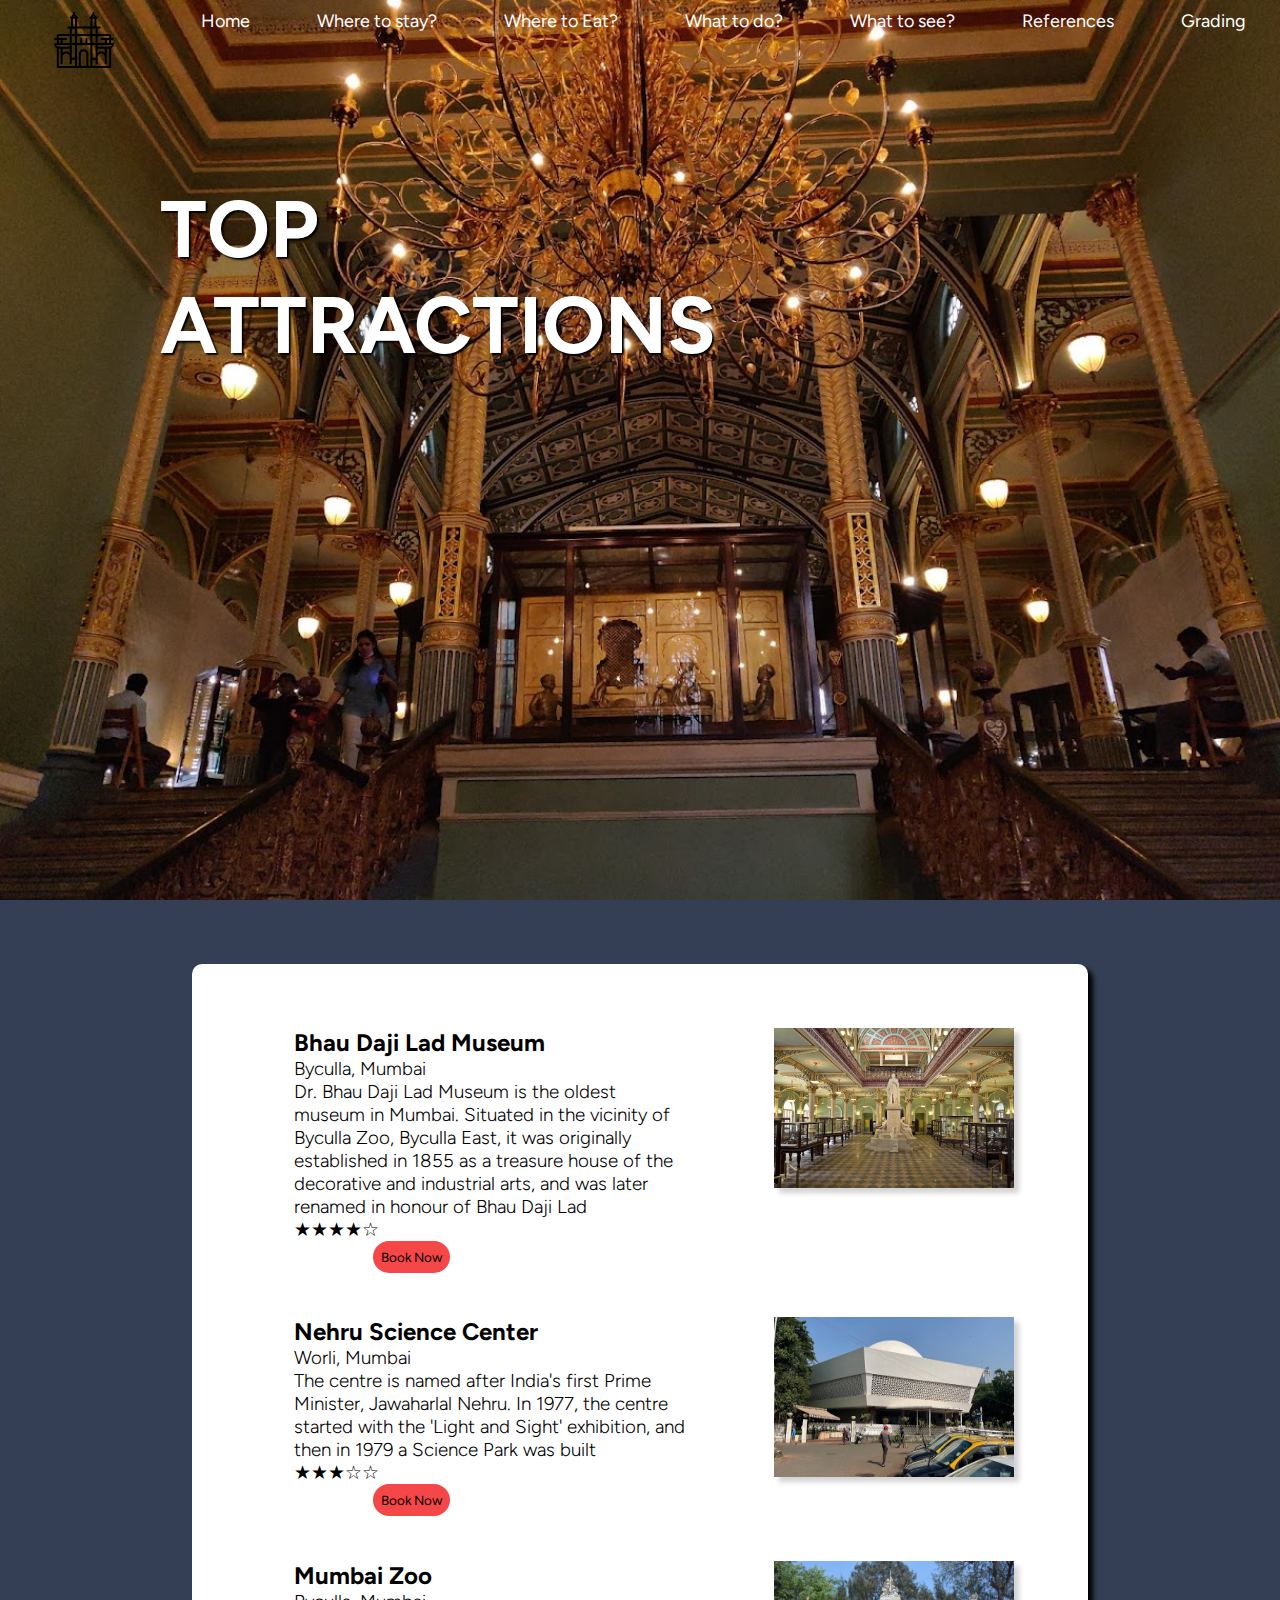
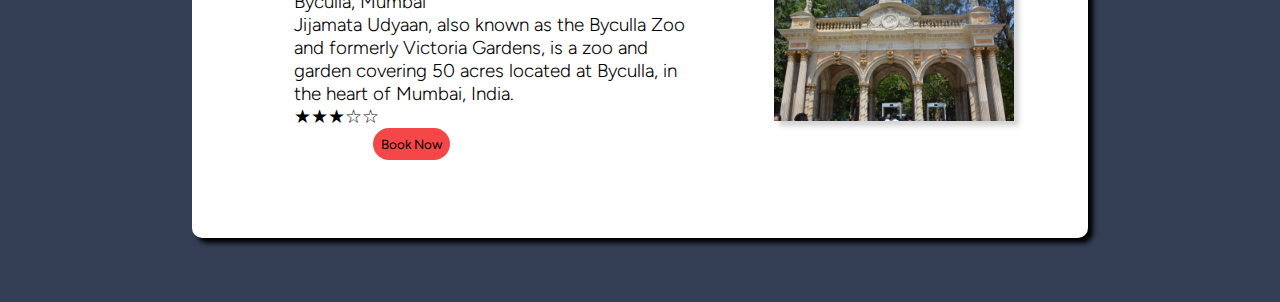
<file: top_attractions.html>
<!DOCTYPE html>
<html lang="en">
  <head>
    <meta charset="UTF-8" />
    <meta name="viewport" content="width=device-width, initial-scale=1.0" />
    <title>Top Attractions</title>
    <link href="assets/css/styles.css" rel="stylesheet" />
    <link rel="icon" type="image/x-icon" href="assets/images/mumbai_favicon.ico">
    <link rel="preconnect" href="https://fonts.googleapis.com">
    <link rel="preconnect" href="https://fonts.gstatic.com" crossorigin>
    <link href="https://fonts.googleapis.com/css2?family=Figtree:ital,wght@0,300..900;1,300..900&display=swap" rel="stylesheet">
  </head>
  <body>
    <div class="top-attractions">
      <!-- navigation bar with 6 elements and dropdown -->
      <div class="navbar">
        <nav class="dropdown">
          <ul>
            <li><img class="navicon" src="assets/images/mumbai_icon.svg" alt="mumbai_icon"></li>
            <li><a href="index.html">Home</a></li>
            <li><a href="where_to_stay.html">Where to stay?</a></li>
            <li>
              <a href="where_to_eat.html">Where to Eat?</a>
            </li>
            <li>
              <a href="what_to_do.html">What to do?</a>
              <ul class="submenu">
                <li><a href="historical_tours.html">Historical Tours</a></li>
                <li><a href="cultural_tours.html">Cultural Tours</a></li>
                <li><a href="city_tours.html">City Tour</a></li>
              </ul>
            </li>
            <li>
              <a href="what_to_see.html">What to see?</a>
              <ul class="submenu">
                <li><a href="top_attractions.html">Top Attractions</a></li>
                <li><a href="park.html">Parks</a></li>
                <li><a href="architecture_sites.html">Architectural Sites</a></li>
              </ul>
            </li>
            <li>
              <a href="references.html">References</a>
            </li>
            <li>
              <a href="grading.html">Grading</a>
            </li>
          </ul>
        </nav>
      </div>
    
    
      <div class="landing">
        <!-- <h3>DISCOVER THE CITY OF DREAMS</h3> -->
        <h1>TOP ATTRACTIONS</h1> 
        <!-- <h3>Mumbai is India's bustling financial hub and home to Bollywood, known for its dynamic blend of rich culture, historic landmarks, and modern skyline.</h3> -->
      </div>
    </div>
    <div class="hist-tab-content">
      <!-- pop up for map -->
      <div id="overlay" onclick="off()">
        <div id="text"><a href="https://www.google.com/maps/place/Dr.+Bhau+Daji+Lad+Museum/@18.9789889,72.8348153,15z/data=!4m6!3m5!1s0x3be7ce5b428e70af:0x79efde6c140c2e05!8m2!3d18.9789889!4d72.8348153!16s%2Fm%2F06w4mwg?entry=ttu">
          <img src="assets/images/bhau_daaji_map.png" alt="bhau_daaji_map"></a></div>
      </div>
      <div class="first">
        <h2>Bhau Daji Lad Museum</h2>
        <h3 onclick="on()">Byculla, Mumbai</h3>
        <h3>Dr. Bhau Daji Lad Museum is the oldest museum in Mumbai. Situated in the vicinity of Byculla Zoo, Byculla East, it was originally established in 1855 as a treasure house of the decorative and industrial arts, and was later renamed in honour of Bhau Daji Lad</h3>
        <h3>&#9733;&#9733;&#9733;&#9733;&#9734;</h3>
        <button type="submit" value="submit" class="custom-button"><a href="https://www.bdlmuseum.org/">Book Now</a></button>
      </div>
      <div class="first-img"><img src="assets/images/top_attr_1.jpg" alt="bhau_daaji"></div>

      <div class="second">
        <h2>Nehru Science Center</h2>
        <h3>Worli, Mumbai</h3>
        <h3>The centre is named after India's first Prime Minister, Jawaharlal Nehru. In 1977, the centre started with the 'Light and Sight' exhibition, and then in 1979 a Science Park was built</h3>
        <h3>&#9733;&#9733;&#9733;&#9734;&#9734;</h3>
        <button type="submit" value="submit" class="custom-button"><a href="https://www.nehrucentremumbai.in/">Book Now</a></button>
      </div>
      <div class="second-img"><img src="assets/images/top_attr_2.jpg" alt="planeterium"></div>

      <div class="third">
        <h2>Mumbai Zoo</h2>
        <h3>Byculla, Mumbai</h3>
        <h3>Jijamata Udyaan, also known as the Byculla Zoo and formerly Victoria Gardens, is a zoo and garden covering 50 acres located at Byculla, in the heart of Mumbai, India.</h3>
        <h3>&#9733;&#9733;&#9733;&#9734;&#9734;</h3>
        <button type="submit" value="submit" class="custom-button"><a href="https://www.tripadvisor.com/Attraction_Review-g304554-d3733038-Reviews-Mumbai_Zoo_Veermata_Jijabai_Udyan-Mumbai_Maharashtra.html">Book Now</a></button>
      </div>
      <div class="third-img"><img src="assets/images/top_attr_3.jpg" alt="zoo"></div>
    </div>
    <script>
      function on() {
        document.getElementById("overlay").style.display = "block";
      }
      
      function off() {
        document.getElementById("overlay").style.display = "none";
      }
    </script>
  </body>
</html>
</file>
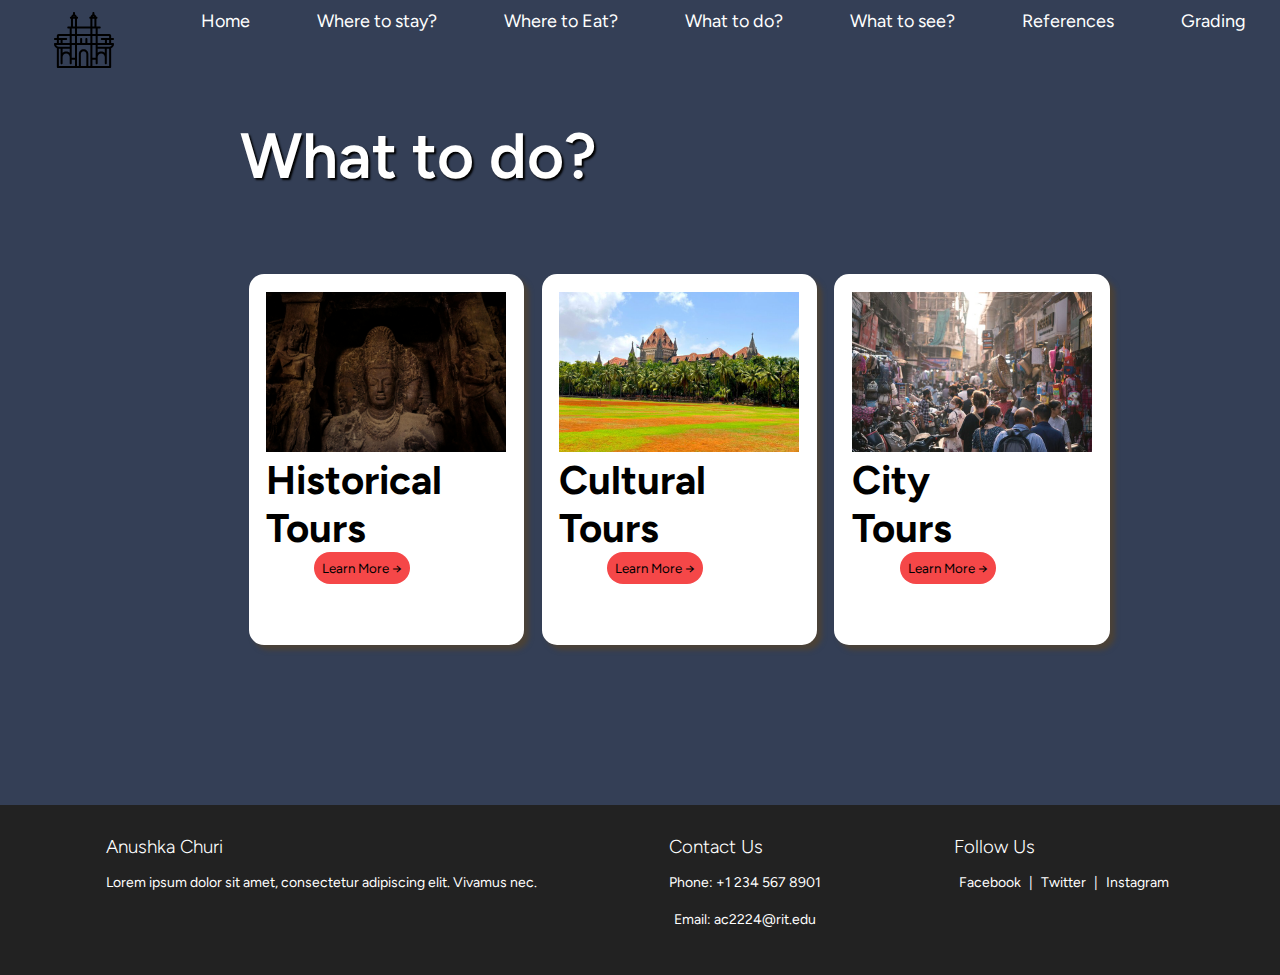
<file: what_to_do.html>
<!DOCTYPE html>
<html lang="en">
  <head>
    <meta charset="UTF-8" />
    <meta name="viewport" content="width=device-width, initial-scale=1.0" />
    <title>What to see?</title>
    <link href="assets/css/styles.css" rel="stylesheet" />
    <link rel="icon" type="image/x-icon" href="assets/images/mumbai_favicon.ico">
    <link rel="preconnect" href="https://fonts.googleapis.com">
    <link rel="preconnect" href="https://fonts.gstatic.com" crossorigin>
    <link href="https://fonts.googleapis.com/css2?family=Figtree:ital,wght@0,300..900;1,300..900&display=swap" rel="stylesheet">
  </head>
  <body>
    <!-- navigation bar with 6 elements and dropdown -->
    <div class="navbar">
      <nav class="dropdown">
        <ul>
          <li><img class="navicon" src="assets/images/mumbai_icon.svg" alt="mumbai_icon"></li>
          <li><a href="index.html">Home</a></li>
          <li><a href="where_to_stay.html">Where to stay?</a></li>
          <li>
            <a href="where_to_eat.html">Where to Eat?</a>
          </li>
          <li>
            <a href="what_to_do.html">What to do?</a>
            <ul class="submenu">
              <li><a href="historical_tours.html">Historical Tours</a></li>
              <li><a href="cultural_tours.html">Cultural Tours</a></li>
              <li><a href="city_tours.html">City Tour</a></li>
            </ul>
          </li>
          <li>
            <a href="what_to_see.html">What to see?</a>
            <ul class="submenu">
              <li><a href="top_attractions.html">Top Attractions</a></li>
              <li><a href="park.html">Parks</a></li>
              <li><a href="architecture_sites.html">Architectural Sites</a></li>
            </ul>
          </li>
          <li>
            <a href="references.html">References</a>
          </li>
          <li>
            <a href="grading.html">Grading</a>
          </li>
        </ul>
      </nav>
    </div>
    <div class="main2">
      <div class="heading">What to do?</div>
      <div class="tiles">
        <div class="grid">
          <img src="assets/images/elephanta-caves.jpg">
          <h2><a href="historical_tours.html" style="font-size: 40px;">Historical Tours</a></h2>
          <button type="submit" value="submit" class="custom-button"><a href="historical_tours.html">Learn More &rarr;</a></button>
        </div>
        <div class="grid">
          <img src="assets/images/cultural_2.jpg">
          <h2><a href="cultural_tours.html" style="font-size: 40px;">Cultural Tours</a></h2>
          <button type="submit" value="submit" class="custom-button"><a href="cultural_tours.html">Learn More &rarr;</a></button>
        </div>
        <div class="grid">
          <img src="assets/images/cultural_3.jpg">
          <h2><a href="city_tours.html" style="font-size: 40px;">City <br>Tours</a></h2>
          <button type="submit" value="submit" class="custom-button"><a href="city_tours.html">Learn More &rarr;</a></button>
        </div>
      </div>
    </div>
    <footer class="footer">
      <div class="footer-content">
          <div class="footer-section company-info">
              <h3>Anushka Churi</h3>
              <p>Lorem ipsum dolor sit amet, consectetur adipiscing elit. Vivamus nec.</p>
          </div>
          <div class="footer-section contact-info">
              <h3>Contact Us</h3>
              <p>Phone: +1 234 567 8901</p>
              <p>Email: ac2224@rit.edu</p>
          </div>
          <div class="footer-section social-media">
              <h3>Follow Us</h3>
              <p>
                  <a href="#">Facebook</a> |
                  <a href="#">Twitter</a> |
                  <a href="#">Instagram</a>
              </p>
          </div>
      </div>
    </footer>
  </body>
</html>
</file>
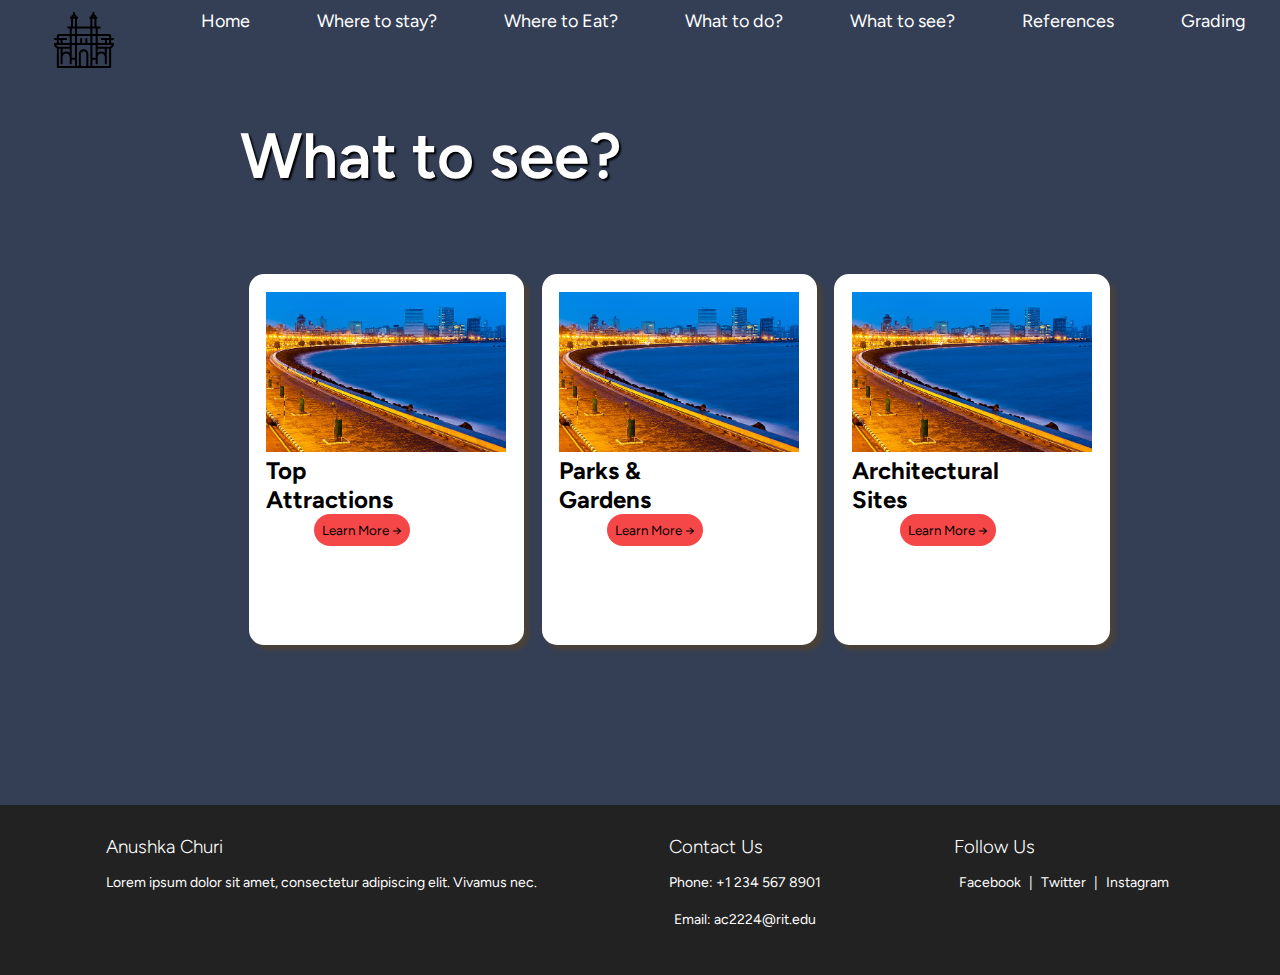
<file: what_to_see.html>
<!DOCTYPE html>
<html lang="en">
  <head>
    <meta charset="UTF-8" />
    <meta name="viewport" content="width=device-width, initial-scale=1.0" />
    <title>What to see?</title>
    <link href="assets/css/styles.css" rel="stylesheet" />
    <link rel="icon" type="image/x-icon" href="assets/images/mumbai_favicon.ico">
    <link rel="preconnect" href="https://fonts.googleapis.com">
    <link rel="preconnect" href="https://fonts.gstatic.com" crossorigin>
    <link href="https://fonts.googleapis.com/css2?family=Figtree:ital,wght@0,300..900;1,300..900&display=swap" rel="stylesheet">
  </head>
  <body>
    <!-- navigation bar with 6 elements and dropdown -->
    <div class="navbar">
      <nav class="dropdown">
        <ul>
          <li><img class="navicon" src="assets/images/mumbai_icon.svg" alt="mumbai_icon"></li>
          <li><a href="index.html">Home</a></li>
          <li><a href="where_to_stay.html">Where to stay?</a></li>
          <li>
            <a href="where_to_eat.html">Where to Eat?</a>
          </li>
          <li>
            <a href="what_to_do.html">What to do?</a>
            <ul class="submenu">
              <li><a href="historical_tours.html">Historical Tours</a></li>
              <li><a href="cultural_tours.html">Cultural Tours</a></li>
              <li><a href="city_tours.html">City Tour</a></li>
            </ul>
          </li>
          <li>
            <a href="what_to_see.html">What to see?</a>
            <ul class="submenu">
              <li><a href="top_attractions.html">Top Attractions</a></li>
              <li><a href="park.html">Parks</a></li>
              <li><a href="architecture_sites.html">Architectural Sites</a></li>
            </ul>
          </li>
          <li>
            <a href="references.html">References</a>
          </li>
          <li>
            <a href="grading.html">Grading</a>
          </li>
        </ul>
      </nav>
    </div>
    <div class="main2">
      <div class="heading">What to see?</div>
      <div class="tiles">
        <div class="grid">
          <img src="assets/images/homepage_2.jpg">
          <h2><a href="top_attractions.html">Top <br> Attractions</a></h2>
          <button type="submit" value="submit" class="custom-button"><a href="top_attractions.html">Learn More &rarr;</a></button>
        </div>
        <div class="grid">
          <img src="assets/images/homepage_2.jpg">
          <h2><a href="park.html">Parks & <br>Gardens</a></h2>
          <button type="submit" value="submit" class="custom-button"><a href="park.html">Learn More &rarr;</a></button>
        </div>
        <div class="grid">
          <img src="assets/images/homepage_2.jpg">
          <h2><a href="architecture_sites.html">Architectural <br> Sites</a></h2>
          <button type="submit" value="submit" class="custom-button"><a href="architecture_sites.html">Learn More &rarr;</a></button>
        </div>
      </div>
    </div>
    <footer class="footer">
      <div class="footer-content">
          <div class="footer-section company-info">
              <h3>Anushka Churi</h3>
              <p>Lorem ipsum dolor sit amet, consectetur adipiscing elit. Vivamus nec.</p>
          </div>
          <div class="footer-section contact-info">
              <h3>Contact Us</h3>
              <p>Phone: +1 234 567 8901</p>
              <p>Email: ac2224@rit.edu</p>
          </div>
          <div class="footer-section social-media">
              <h3>Follow Us</h3>
              <p>
                  <a href="#">Facebook</a> |
                  <a href="#">Twitter</a> |
                  <a href="#">Instagram</a>
              </p>
          </div>
      </div>
    </footer>
  </body>
</html>
</file>
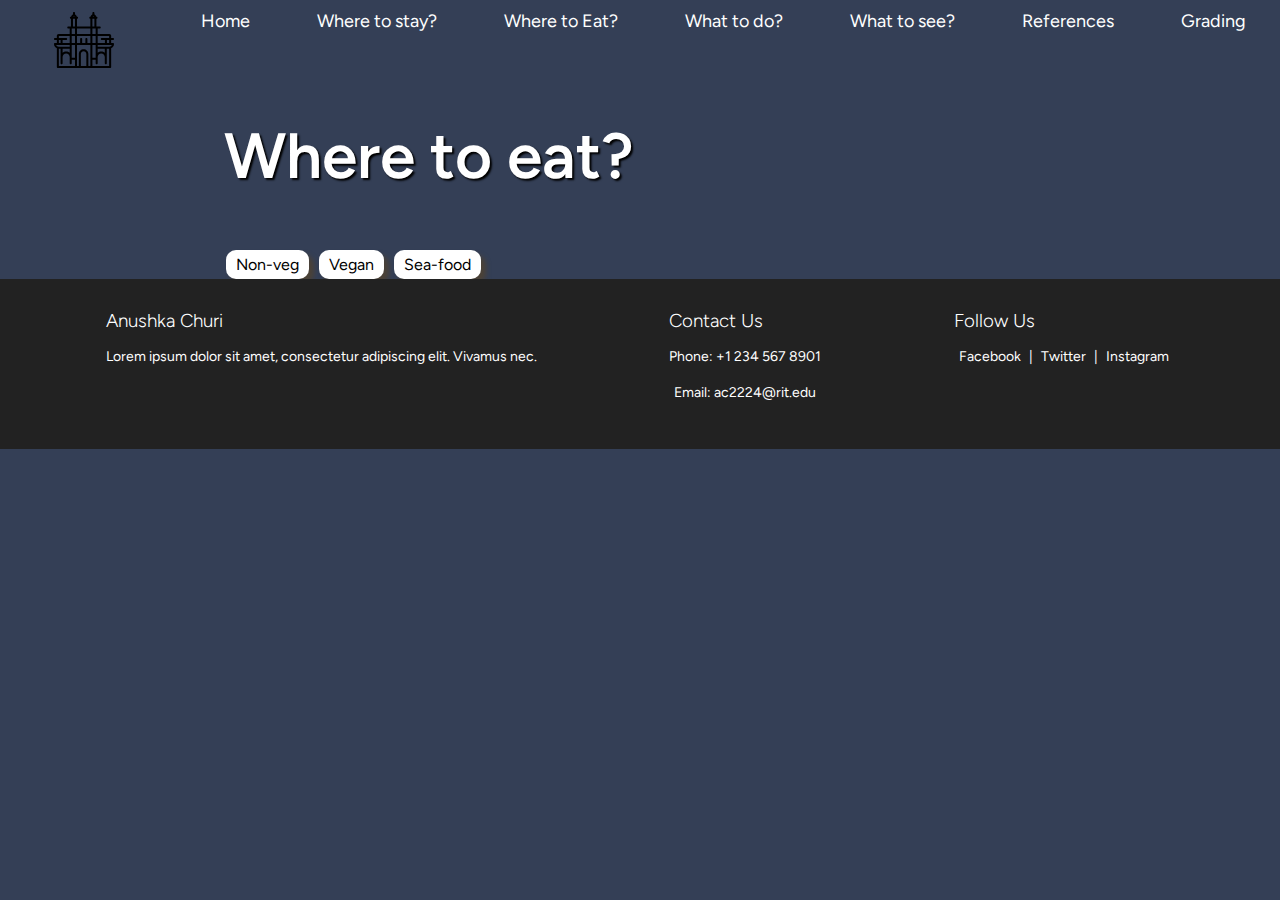
<file: where_to_eat.html>
<!DOCTYPE html>
<html lang="en">
  <head>
    <meta charset="UTF-8" />
    <meta name="viewport" content="width=device-width, initial-scale=1.0" />
    <title>What to eat?</title>
    <link href="assets/css/styles.css" rel="stylesheet" />
    <link rel="icon" type="image/x-icon" href="assets/images/mumbai_favicon.ico">
    <link rel="preconnect" href="https://fonts.googleapis.com">
    <link rel="preconnect" href="https://fonts.gstatic.com" crossorigin>
    <link href="https://fonts.googleapis.com/css2?family=Figtree:ital,wght@0,300..900;1,300..900&display=swap" rel="stylesheet">
  </head>
  <body>
    <!-- navigation bar with 6 elements and dropdown -->
    <div class="navbar">
      <nav class="dropdown">
        <ul>
          <li><img class="navicon" src="assets/images/mumbai_icon.svg" alt="mumbai_icon"></li>
          <li><a href="index.html">Home</a></li>
          <li><a href="where_to_stay.html">Where to stay?</a></li>
          <li>
            <a href="where_to_eat.html">Where to Eat?</a>
          </li>
          <li>
            <a href="what_to_do.html">What to do?</a>
            <ul class="submenu">
              <li><a href="historical_tours.html">Historical Tours</a></li>
              <li><a href="cultural_tours.html">Cultural Tours</a></li>
              <li><a href="city_tours.html">City Tour</a></li>
            </ul>
          </li>
          <li>
            <a href="what_to_see.html">What to see?</a>
            <ul class="submenu">
              <li><a href="top_attractions.html">Top Attractions</a></li>
              <li><a href="park.html">Parks</a></li>
              <li><a href="architecture_sites.html">Architectural Sites</a></li>
            </ul>
          </li>
          <li>
            <a href="references.html">References</a>
          </li>
          <li>
            <a href="grading.html">Grading</a>
          </li>
        </ul>
      </nav>
    </div>
    <div class="main">
      <div class="heading">Where to eat?</div>
      <ul class="tab-list">
        <li><a href="#tab1">Non-veg</a></li>
        <li><a href="#tab2">Vegan</a></li>
        <li><a href="#tab3">Sea-food</a></li>
      </ul>
      <div id="tab1" class="tab-content">
        <div class="first">
          <h2>The Bombay Canteen</h2>
          <h3>Lower Parel, Mumbai</h3>  
          <h3>Indulge into local Indian delicacies with a gourmet twist. Fashionable cafe and bar offering innovative Indian snacks and colonial inspired cocktails.</h3>
          <h3>&#9733;&#9733;&#9733;&#9733;&#9734;</h3>
          <button type="submit" value="submit" class="custom-button"><a href="https://thebombaycanteen.com/">Book Now</a></button>
        </div>
        <div class="first-img"><img src="assets/images/bombay_canteen.webp" alt="bombay-canteen"></div>

        <div class="second">
          <h2>Bastian</h2>
          <h3>Bandra, Mumbai</h3>
          <h3>Lorem ipsum dolor sit amet, consectetur adipiscing elit, sed do eiusmod tempor incididunt ut labore et dolore magna aliqua. Ut enim ad minim veniam.</h3>
          <h3>&#9733;&#9733;&#9733;&#9734;&#9734;</h3>
          <button type="submit" value="submit" class="custom-button"><a href="https://www.instagram.com/bastianmumbai/?hl=en">Book Now</a></button>
        </div>
        <div class="second-img"><img src="assets/images/bastian.jpg" alt="bastian"></div>

        <div class="third">
          <h2>Wasabi</h2>
          <h3>Mumbai</h3>
          <h3>This upscale contemporary Japanese dining room in a hotel serves classics, sushi and rare sakes.</h3>
          <h3>&#9733;&#9733;&#9733;&#9734;&#9734;</h3>
          <button type="submit" value="submit" class="custom-button"><a href="https://www.tajhotels.com/en-in/taj/taj-mahal-palace-mumbai/restaurants/wasabi-by-morimoto-restaurant/?utm_source=Google&utm_campaign=Wasabi-Restaurant&utm_medium=Local">Book Now</a></button>
        </div>
        <div class="third-img"><img src="assets/images/wasabi.webp" alt="wasabi"></div>
      </div>

      <div id="tab2" class="tab-content">
        <div class="first">
          <h2>Ramashraya</h2>
          <h3>Matunga, Mumbai</h3>
          <h3>Located in a South Indian locality, this cafe has been serving the same delicious food since decades. Be ready to stand in a queue at 5 am to get a seat here as it is always fully booked.</h3>
          <h3>&#9733;&#9733;&#9733;&#9733;&#9734;</h3>
          <button type="submit" value="submit" class="custom-button"><a href="https://www.tripadvisor.com/Restaurant_Review-g304554-d8009165-Reviews-Ram_Ashraya_Restaurant-Mumbai_Maharashtra.html">Book Now</a></button>
        </div>
        <div class="first-img"><img src="assets/images/ramashraya.jpg" alt="ramashraya"></div>

        <div class="second">
          <h2>Cafe Madras</h2>
          <h3>Matunga, Mumbai</h3>
          <h3>Well-known spot offering traditional South Indian eats & coffee in a lively, unpretentious setting.</h3>
          <h3>&#9733;&#9733;&#9733;&#9733;&#9734;</h3>
          <button type="submit" value="submit" class="custom-button"><a href="https://www.tripadvisor.com/Restaurant_Review-g304554-d877577-Reviews-Cafe_Madras-Mumbai_Maharashtra.html">Book Now</a></button>
        </div>
        <div class="second-img"><img src="assets/images/madras.jpg" alt="madras"></div>

        <div class="third">
          <h2>Banana Leaf</h2>
          <h3>Multiple Locations</h3>
          <h3>Experience the distinct South India inspired by, Tamil Nadu, Karnataka, and Kerala experience an array that surely will transport you to the south.</h3>
          <h3>&#9733;&#9733;&#9733;&#9733;&#9734;</h3>
          <button type="submit" value="submit" class="custom-button"><a href="https://www.tripadvisor.com/Restaurant_Review-g304554-d1088620-Reviews-Banana_Leaf-Mumbai_Maharashtra.html">Book Now</a></button>
        </div>
        <div class="third-img"><img src="assets/images/banana-leaf.jpg" alt="banana-leaf"></div>
      </div>

      <div id="tab3" class="tab-content">
        <div class="first">
          <h2>Gajalee</h2>
          <h3>Vile Parle, Mumbai</h3>
          <h3>Multicuisine fare featuring Malwani, Maharashtrian & North Indian dishes in a casual ambience.</h3>
          <h3>&#9733;&#9733;&#9733;&#9733;&#9734;</h3>
          <button type="submit" value="submit" class="custom-button"><a href="https://www.theworlds50best.com/discovery/Establishments/India/Mumbai/Gajalee.html">Book Now</a></button>
        </div>
        <div class="first-img"><img src="assets/images/gajalee.jpg" alt="gajalee"></div>

        <div class="second">
          <h2>Mahesh Lunch Home</h2>
          <h3>Juhu, Mumbai</h3>
          <h3>Established by Mr. S.C. Karkera in 1977; Mahesh Lunch Home has spearheaded Mangalorean food to newer heights.</h3>
          <h3>&#9733;&#9733;&#9733;&#9733;&#9734;</h3>
          <button type="submit" value="submit" class="custom-button"><a href="https://www.tripadvisor.com/Restaurant_Review-g304554-d861062-Reviews-Mahesh_Lunch_Home-Mumbai_Maharashtra.html">Book Now</a></button>
        </div>
        <div class="second-img"><img src="assets/images/mahesh.webp" alt="mahesh"></div>

        <div class="third">
          <h2>JP Lunch Homet</h2>
          <h3>Goregaon, Mumbai</h3>
          <h3>JP's Lunch Home is a fairly new, small non AC Restaurant located just outside the busy Goregaon Railway Station on the East side and only a stone's throw away from the Well Established & Very Popular Satkar Rice Plate </h3>
          <h3>&#9733;&#9733;&#9733;&#9733;&#9734;</h3>
          <button type="submit" value="submit" class="custom-button"><a href="https://www.tripadvisor.com/Restaurant_Review-g304554-d10626363-Reviews-JP_s_Lunch_Home-Mumbai_Maharashtra.html">Book Now</a></button>
        </div>
        <div class="third-img"><img src="assets/images/jp_lunchhome.jpg" alt="jp-lunchhome"></div>
      </div>
    </div>
    <footer class="footer">
      <div class="footer-content">
          <div class="footer-section company-info">
              <h3>Anushka Churi</h3>
              <p>Lorem ipsum dolor sit amet, consectetur adipiscing elit. Vivamus nec.</p>
          </div>
          <div class="footer-section contact-info">
              <h3>Contact Us</h3>
              <p>Phone: +1 234 567 8901</p>
              <p>Email: ac2224@rit.edu</p>
          </div>
          <div class="footer-section social-media">
              <h3>Follow Us</h3>
              <p>
                  <a href="#">Facebook</a> |
                  <a href="#">Twitter</a> |
                  <a href="#">Instagram</a>
              </p>
          </div>
      </div>
    </footer>
  </body>
</html>
</file>
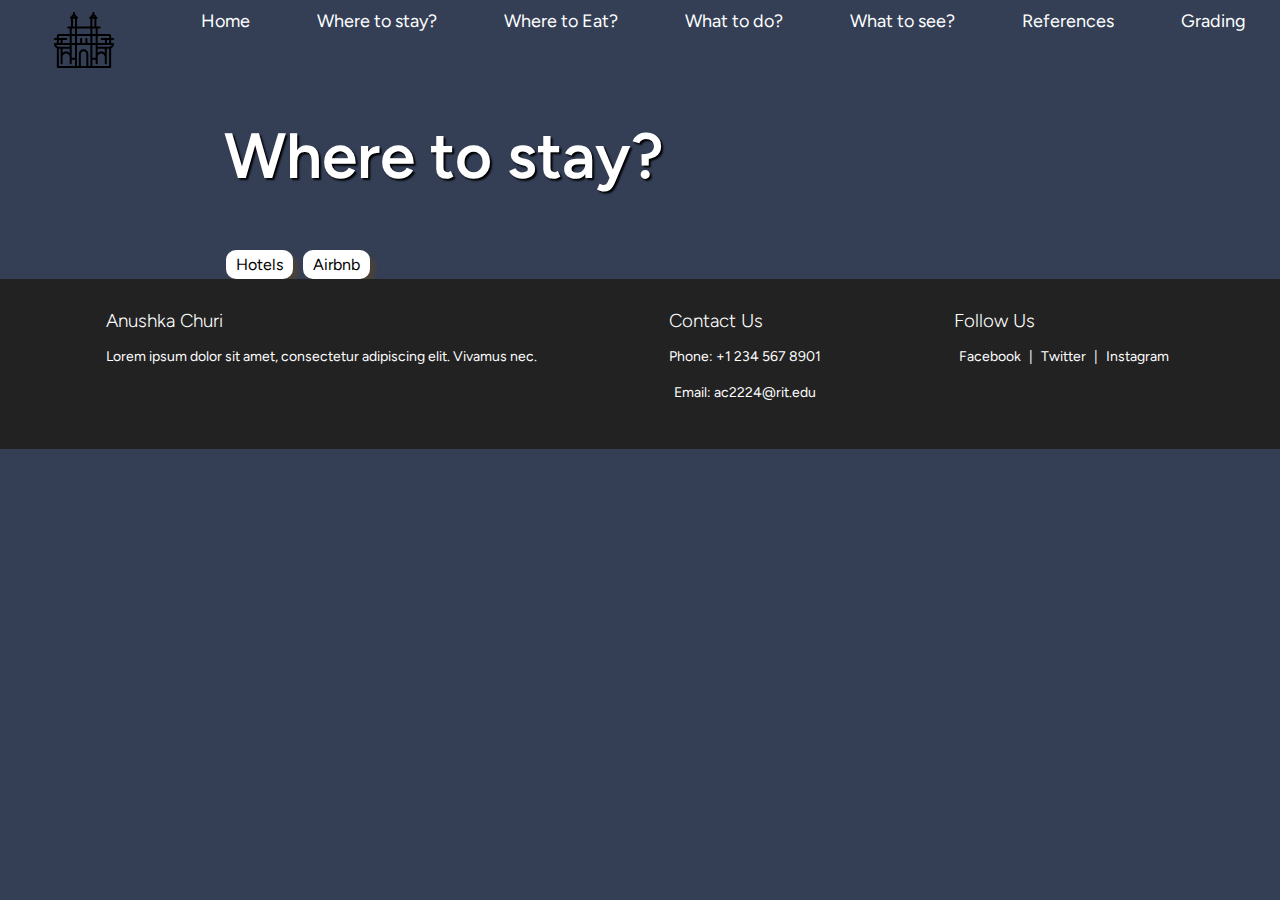
<file: where_to_stay.html>
<!DOCTYPE html>
<html lang="en">
  <head>
    <meta charset="UTF-8" />
    <meta name="viewport" content="width=device-width, initial-scale=1.0" />
    <title>Where to stay?</title>
    <link href="assets/css/styles.css" rel="stylesheet" />
    <link rel="icon" type="image/x-icon" href="assets/images/mumbai_favicon.ico">
    <link rel="preconnect" href="https://fonts.googleapis.com">
    <link rel="preconnect" href="https://fonts.gstatic.com" crossorigin>
    <link href="https://fonts.googleapis.com/css2?family=Figtree:ital,wght@0,300..900;1,300..900&display=swap" rel="stylesheet">
  </head>
  <body>
    <!-- navigation bar with 6 elements and dropdown -->
    <div class="navbar">
      <nav class="dropdown">
        <ul>
          <li><img class="navicon" src="assets/images/mumbai_icon.svg" alt="mumbai_icon"></li>
          <li><a href="index.html">Home</a></li>
          <li><a href="where_to_stay.html">Where to stay?</a></li>
          <li>
            <a href="where_to_eat.html">Where to Eat?</a>
          </li>
          <li>
            <a href="what_to_do.html">What to do?</a>
            <ul class="submenu">
              <li><a href="historical_tours.html">Historical Tours</a></li>
              <li><a href="cultural_tours.html">Cultural Tours</a></li>
              <li><a href="city_tours.html">City Tour</a></li>
            </ul>
          </li>
          <li>
            <a href="what_to_see.html">What to see?</a>
            <ul class="submenu">
              <li><a href="top_attractions.html">Top Attractions</a></li>
              <li><a href="park.html">Parks</a></li>
              <li><a href="architecture_sites.html">Architectural Sites</a></li>
            </ul>
          </li>
          <li>
            <a href="references.html">References</a>
          </li>
          <li>
            <a href="grading.html">Grading</a>
          </li>
        </ul>
      </nav>
    </div>
    <div class="main">
      <div class="heading">Where to stay?</div>
      <ul class="tab-list">
        <li><a href="#tab1">Hotels</a></li>
        <li><a href="#tab2">Airbnb</a></li>
      </ul>
      <div id="tab1" class="tab-content">
        <div class="first">
          <h2>Trident</h2>
          <h3>Nariman Point, Mumbai</h3>
          <h3>Luxurious hotel offering scenic view of the Arabian Sea and Marine Drive or the Queen's Necklace.</h3>
          <h3>&#9733;&#9733;&#9733;&#9733;&#9734;</h3>
          <button type="submit" value="submit" class="custom-button"><a href="https://www.tridenthotels.com/hotels-in-mumbai-nariman-point/">Book Now</a></button>
        </div>
        <div class="first-img"><img src="assets/images/trident.jpg" alt="trident"></div>

        <div class="second">
          <h2>Taj</h2>
          <h3>Colaba, Mumbai</h3>
          <h3>Experience royalty at Taj Mahal Palace at the southern tip of Mumbai directly facing the iconic Gateway of India.</h3>
          <h3>&#9733;&#9733;&#9733;&#9734;&#9734;</h3>
          <button type="submit" value="submit" class="custom-button"><a href="https://www.tajhotels.com/en-in/taj/taj-mahal-palace-mumbai/">Book Now</a></button>
        </div>
        <div class="second-img"><img src="assets/images/taj.jpg" alt="taj"></div>

        <div class="third">
          <h2>JW Marriott</h2>
          <h3>Juhu, Mumbai</h3>
          <h3>Located right next to Juhu beach, enjoy a beach time in the middle of the city with a comfortable stay at Marriott.</h3>
          <h3>&#9733;&#9733;&#9733;&#9734;&#9734;</h3>
          <button type="submit" value="submit" class="custom-button"><a href="https://www.marriott.com/en-us/hotels/bomjw-jw-marriott-mumbai-juhu/overview/">Book Now</a></button>
        </div>
        <div class="third-img"><img src="assets/images/jw_marriott.jpg" alt="jwmarriott"></div>
      </div>

      <div id="tab2" class="tab-content">
        <div class="first">
          <h2>Sea View Apartment</h2>
          <h3>Malabar Hill, Mumbai</h3>
          <h3>A 600 sq. ft private studio apartment with two large rooms with air conditioning & a private mini sit-out area</h3>
          <h3>&#9733;&#9733;&#9733;&#9733;&#9734;</h3>
          <button type="submit" value="submit" class="custom-button"><a href="https://www.airbnb.com/s/homes?dynamic_product_ids%5B%5D=629607423091003756&omni_page_id=36021">Book Now</a></button>
        </div>
        <div class="first-img"><img src="assets/images/airbnb_2.webp" alt="airbnb2"></div>

        <div class="second">
          <h2>Luxurious Two Bedroom Apartment</h2>
          <h3>Colaba, Mumbai</h3>
          <h3>Experience the comfort and luxury of a home away from home in a spacious two bedroom apartment of a skyscraper building in Colaba overlooking the Arabian Sea. </h3>
          <h3>&#9733;&#9733;&#9733;&#9733;&#9734;</h3>
          <button type="submit" value="submit" class="custom-button"><a href="https://www.airbnb.com/s/homes?dynamic_product_ids%5B%5D=33934906&omni_page_id=36021">Book Now</a></button>
        </div>
        <div class="second-img"><img src="assets/images/airbnb_1.webp" alt="airbnb1"></div>

        <div class="third">
          <h2>Bazaar House</h2>
          <h3>Bandra, Mumbai</h3>
          <h3>Wake up in this bright apartment located in central core of the city. Very private yet it’s centrally located, the charm about this house is the high ceiling and the openness of the house gives a grand look.</h3>
          <h3>&#9733;&#9733;&#9733;&#9733;&#9734;</h3>
          <button type="submit" value="submit" class="custom-button"><a href="https://www.airbnb.com/s/homes?dynamic_product_ids%5B%5D=794758386751868832&omni_page_id=36021">Book Now</a></button>
        </div>
        <div class="third-img"><img src="assets/images/airbnb_3.webp" alt="airbnb3"></div>
      </div>
    </div>
    <footer class="footer">
      <div class="footer-content">
          <div class="footer-section company-info">
              <h3>Anushka Churi</h3>
              <p>Lorem ipsum dolor sit amet, consectetur adipiscing elit. Vivamus nec.</p>
          </div>
          <div class="footer-section contact-info">
              <h3>Contact Us</h3>
              <p>Phone: +1 234 567 8901</p>
              <p>Email: ac2224@rit.edu</p>
          </div>
          <div class="footer-section social-media">
              <h3>Follow Us</h3>
              <p>
                  <a href="#">Facebook</a> |
                  <a href="#">Twitter</a> |
                  <a href="#">Instagram</a>
              </p>
          </div>
      </div>
    </footer>
  </body>
</html>
</file>
<file: assets/css/styles.css>
body{
    background-color: #343F56;
    font-family: "Figtree", sans-serif;
    margin: 0%;
}

a{
    text-decoration: none;
    color: black;
}

.dropdown{
    display: flex;
    flex-direction: column;
    font-size: large;
}

.dropdown a{
    color: white;
}

.dropdown ul{
    display: flex;
    justify-content: space-around;
    list-style: none;
    margin: 0px;
    padding: 0px;
    flex-wrap: wrap;
}

.dropdown li{
    padding: 10px;
    position: relative
}

.dropdown .submenu{
    position: absolute;
    opacity: 0;
    top: 38px;
    transition: 0.5s opacity;
    visibility: hidden;
    width:10rem;
    text-align: left;
}

.dropdown li:hover .submenu{
    background: #FB9300;
    box-shadow: 1px 1px 1px black;
    border-radius: 10px;
    opacity: 100;
    visibility: visible;
}

.navicon{
    width: 100px;
    height: 60px;
}

.custom-button{
    background-color: #F54748;
    font-family: "Figtree", sans-serif;
    padding: 8px 8px;
    margin-bottom: 10%;
    margin-left: 20%;
    border: none;
    color: whitesmoke;
    text-align: center;
    text-decoration: none;
    display: inline-block;
    border-radius: 50px;
}

.container{
    background-image: url("../images/homepage_img.jpg");
    color: white;
    height: 100vh;
    width: 100vw;
}

.landing{
    padding: 6rem 10rem 10rem 10rem;
    width: 40%;
    text-shadow: 2px 2px 2px black;
}

h1{
    font-size: 8rem;
    text-align: left;
    margin: 0
}

h2{
    margin: 0;
}

h3{
    font-weight: 100;
    text-align: left;
    margin: 0
}

#overlay {
    position: fixed;
    display: none;
    width: 100%;
    height: 100%;
    top: 0;
    left: 0;
    right: 0;
    bottom: 0;
    background-color: rgba(0,0,0,0.5);
    z-index: 2;
    cursor: pointer;
  }
  
  #text{
    position: absolute;
    top: 50%;
    left: 50%;
    font-size: 50px;
    color: white;
    transform: translate(-50%,-50%);
    -ms-transform: translate(-50%,-50%);
  }

#overlay img{
    width: 20rem;
    height: 30rem;
}

.heading{
    font-size: 4rem;
    font-weight: 600;
    color: white;
    text-shadow: 2px 2px 2px black;
    margin-left: 4rem;
    margin-top: 2rem;
}

.main2 .heading{
    margin-left: 15rem;
}

.navigate{
    background-color: #343F56;
    height: 100vh;
    width: 100vw;
}

.tiles{
    margin: 10rem 10rem 10rem 8rem;
    display: flex;
    flex-direction: row;
}

.main2 .tiles{
    margin-top: 5rem;
    margin-left: 15rem;
}

.grid{
    background-color: white;
    box-shadow: 5px 5px 5px #4B4237;
    border-radius: 15px;
    width: 15rem;
    height: 21rem;
    margin-left: 1%;
    margin-right: 1%;
    padding: 2%;
}

.grid:hover{
    box-shadow: 5px 5px 5px #F5E6CA;
}

.grid img{
    width: 15rem;
    height: 10rem;
}

.grid ul{
    list-style: none;
}

.main{
    margin-left: 10rem;
}

.tab-list {
    list-style-type: none;
    padding: 0;
    margin: 5% 5% 0% 5%;
    display: flex;
}

.tab-list a {
    padding: 5px 10px;
    margin-left: 10px;
    display: block;
    background-color: white;
    color: black;
    text-decoration: none;
    border-radius: 10px;
    box-shadow: 5px 5px 5px #4B4237;
}
.tab-list a:hover {
    background-color: #ccc;
}

.tab-list a:target {
    background-color: #F54748;
    color: white;
}

.tab-content {
    display: none;
    margin: 1% 20% 5% 5%;
    padding: 3% 0% 3% 3%;
    border-radius: 10px;
    box-shadow: 5px 5px 5px black;
}

.tab-content:target {
    display: grid;
    grid-template-columns: 1fr 1fr;
    grid-gap: 20px;
    grid-template-areas: 'first first-img'
                        'second second-img'
                        'third third-img' ;
    height: auto;
    background-color: white;
}

.tab-content img, .hist-tab-content img{
    margin-left: 5rem;
    width: 15rem;
    height: 10rem;
    box-shadow: 5px 5px 5px lightgray;
}

.tab-content button{
    margin-left: 0;
}

.historical-tours{
    background-image: url("../images/elephanta-caves.jpg");
    background-size: cover;
    color: white;
    height: 100vh;
    width: 100vw;
}

.cultural-tours{
    background-image: url("../images/gateway_india.jpg");
    background-size: cover;
    color: white;
    height: 100vh;
    width: 100vw;
}

.city-tours{
    background-image: url("../images/cultural.jpg");
    background-size: cover;
    color: white;
    height: 100vh;
    width: 100vw;
}

.top-attractions{
    background-image: url("../images/marine_drive.jpg");
    background-size: cover;
    color: white;
    height: 100vh;
    width: 100vw;
}

.parks{
    background-image: url("../images/park.jpg");
    background-size: cover;
    color: white;
    height: 100vh;
    width: 100vw;
}

.arc-sites{
    background-image: url("../images/architecture_sites.jpg");
    background-size: cover;
    color: white;
    height: 100vh;
    width: 100vw;
}

.historical-tours h1, .cultural-tours h1, .city-tours h1, .top-attractions h1, .parks h1, .arc-sites h1{
    font-size: 5rem;
    text-align: left;
    margin: 0
}

.hist-tab-content {
    display: grid;
    margin: 5% 15% 5% 15%;
    padding: 5% 0% 3% 8%;
    border-radius: 10px;
    box-shadow: 5px 5px 5px black;
    grid-template-columns: 1fr 1fr;
    grid-gap: 5px;
    grid-template-areas: 'first first-img'
                        'second second-img'
                        'third third-img' ;
    height: auto;
    background-color: white;
}

table{
    margin-left: 10rem;
    color: white;
}

table a{
    color: yellow;
}

table img{
    width: 30px;
    height: 30px;
}

@media screen and (max-width: 750px) {
    .tiles{
        flex-direction: column;
    }
    .tab-content:target {
        grid-template-columns: 1fr;
        grid-template-areas: 'first-img''first'
                             'second-img''second' 
                             'third-img''third';
    }
    .hist-tab-content {
        grid-template-columns: 1fr;
        grid-template-areas: 'first' 'first-img'
                            'second' 'second-img'
                            'third' 'third-img' ;
    }
}

.footer {
    background-color: #222;
    color: #fff;
    text-align: center;
    padding: 20px 0;
    position: relative;
    bottom: 0;
    width: 100%;
}

.footer-content {
    display: flex;
    flex-direction: row;
    justify-content: space-around;
    align-items: flex-start;
    max-width: 1200px;
    margin: auto;
}

.footer-section {
    margin: 10px;
}

.footer-section h3 {
    margin-bottom: 10px;
}

.footer-section p {
    font-size: 14px;
    line-height: 1.6;
}

.footer-section a {
    color: #fff;
    text-decoration: none;
    margin: 0 5px;
}

.footer-section a:hover {
    text-decoration: underline;
}

/* Responsive behavior */
@media (max-width: 768px) {
    .footer-content {
        flex-direction: column;
        align-items: center;
    }

    .footer-section {
        margin-bottom: 20px;
    }
}

.grading{
    color: white;
}

.grading-main{
    margin-top: -5rem;
    margin-left: 10rem;
}
</file>
